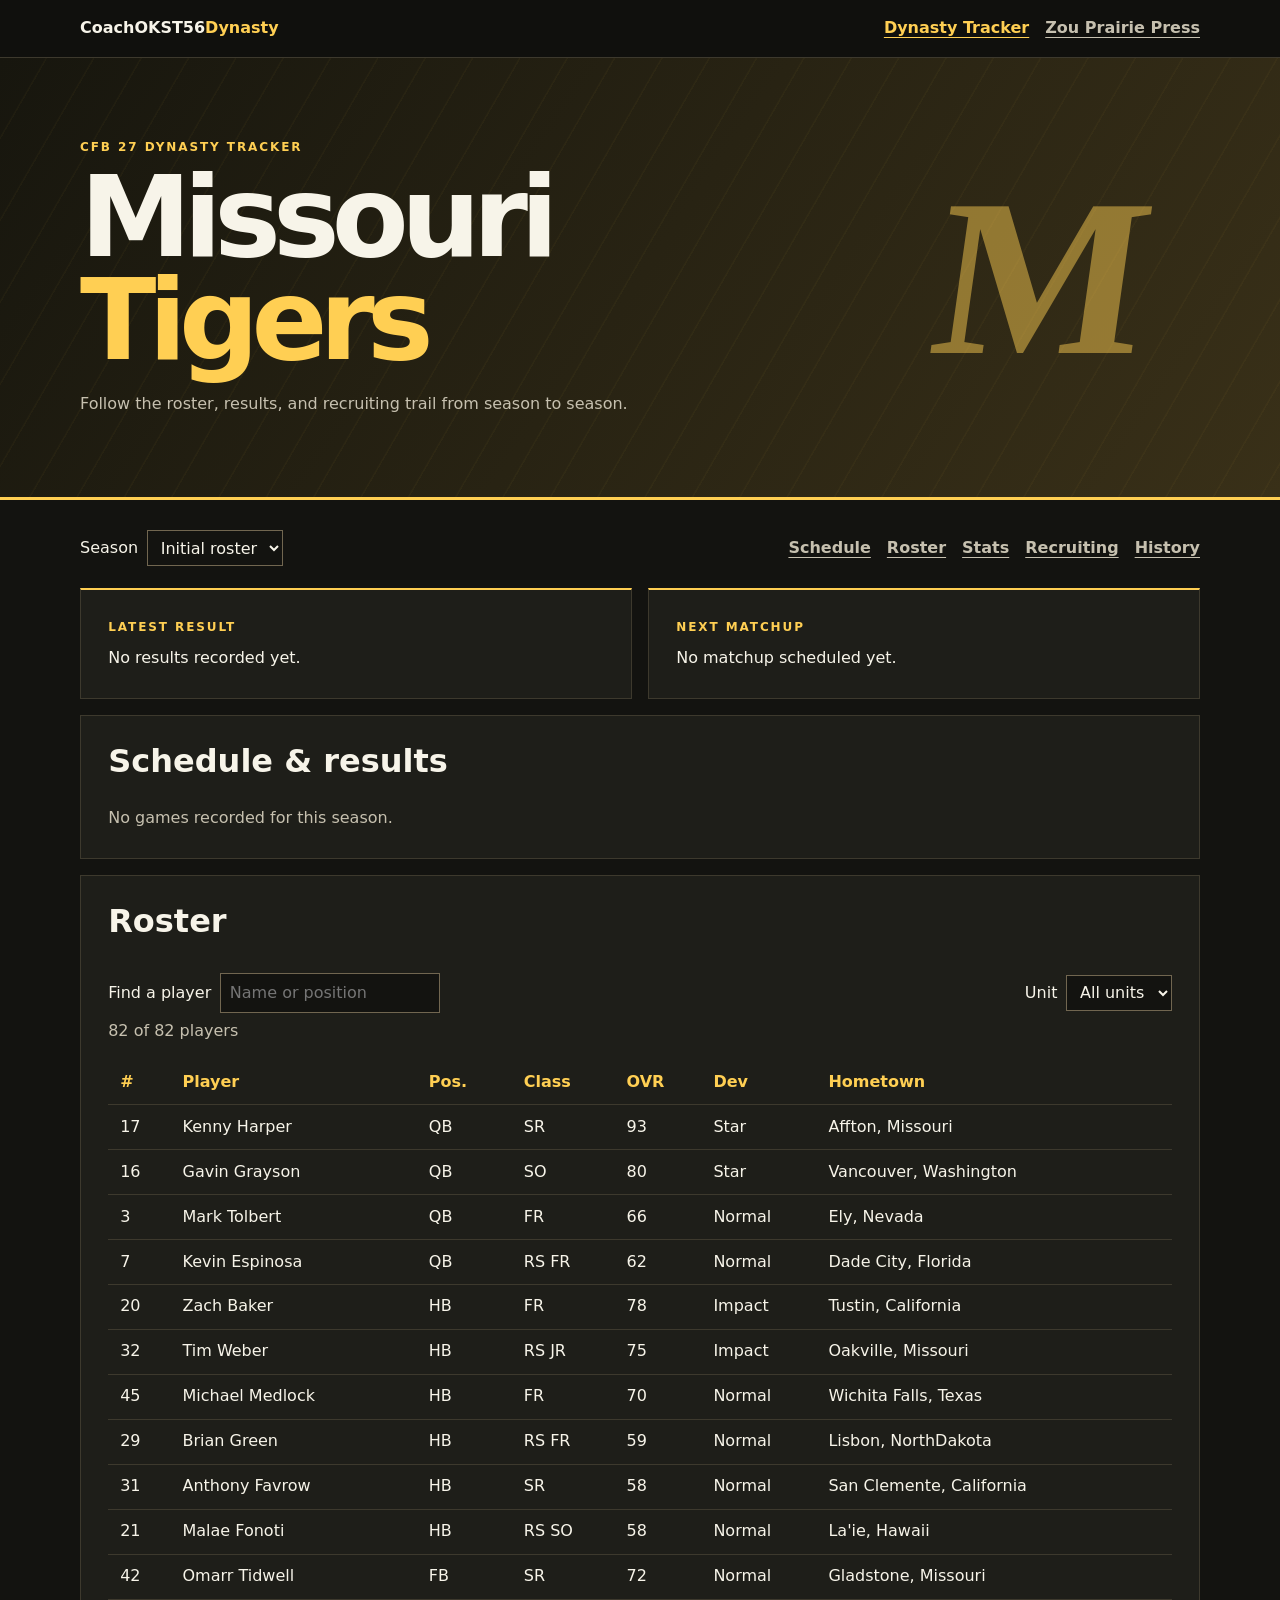
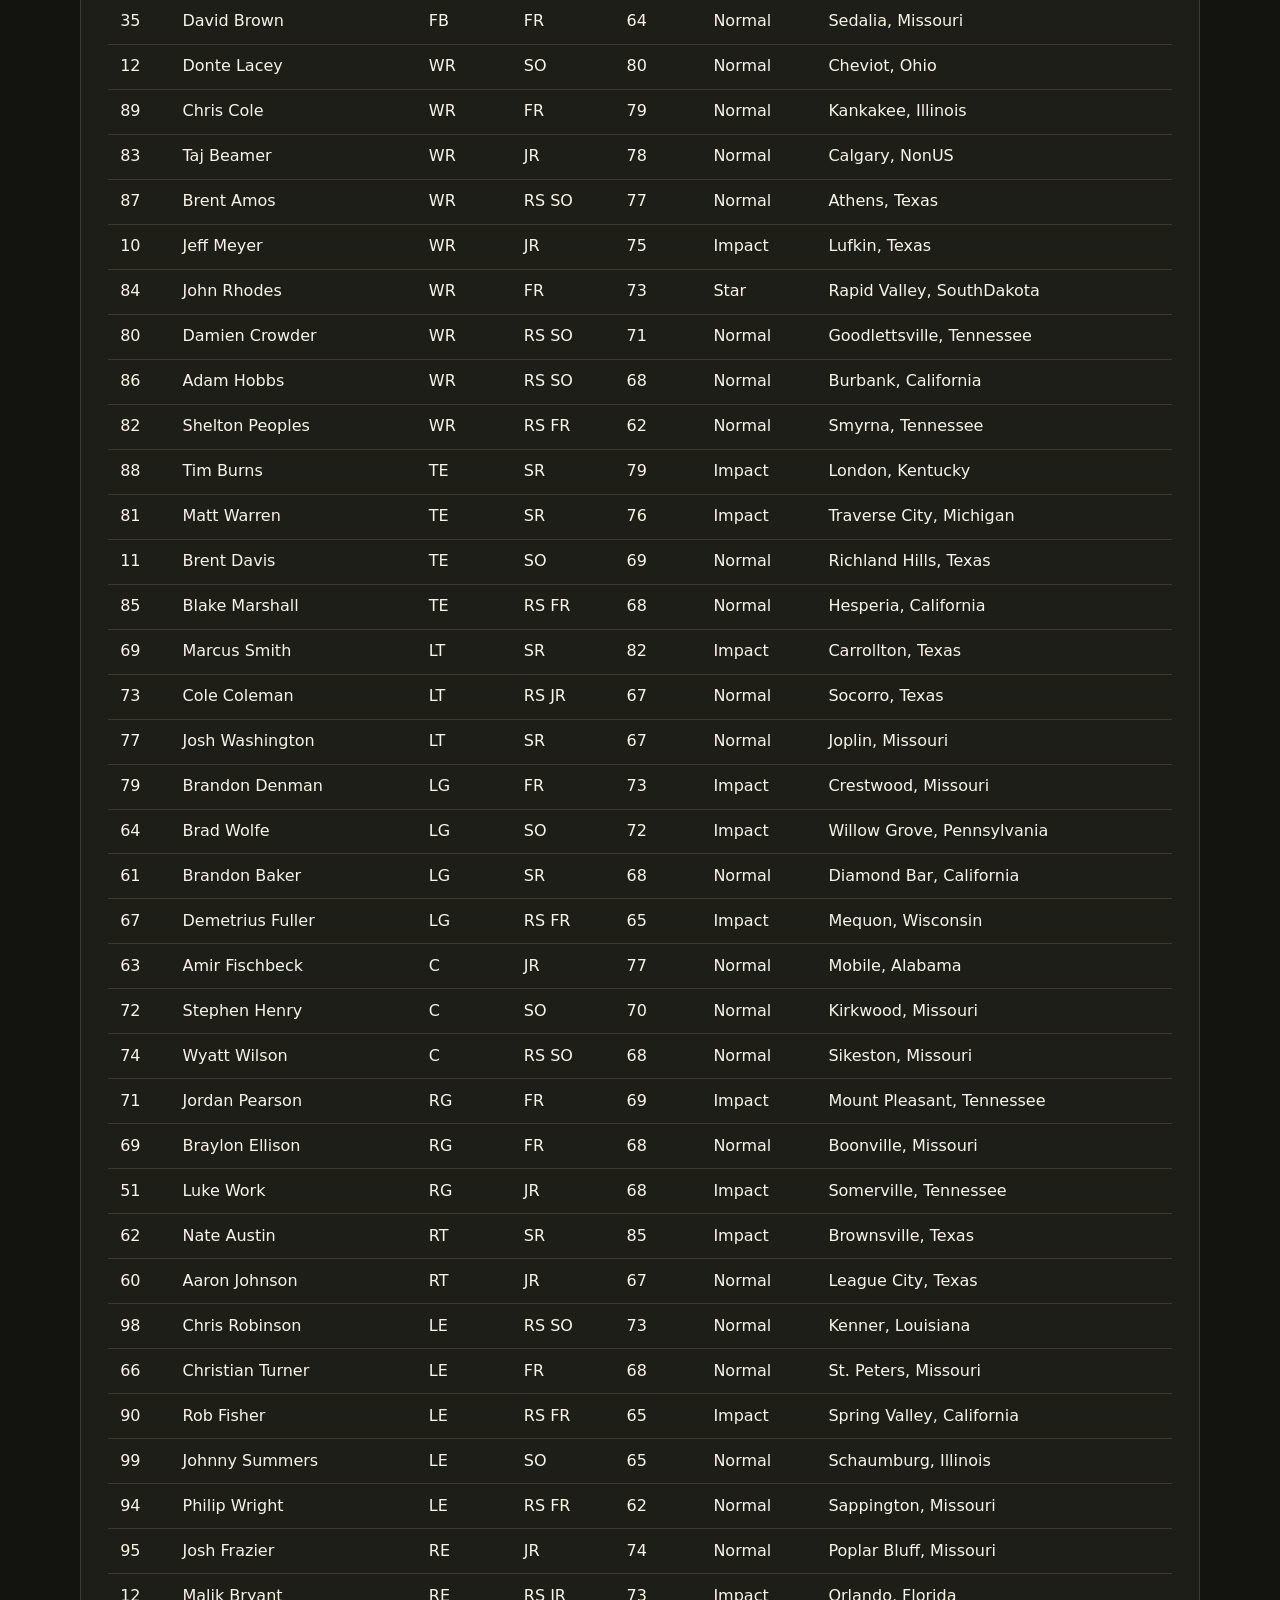
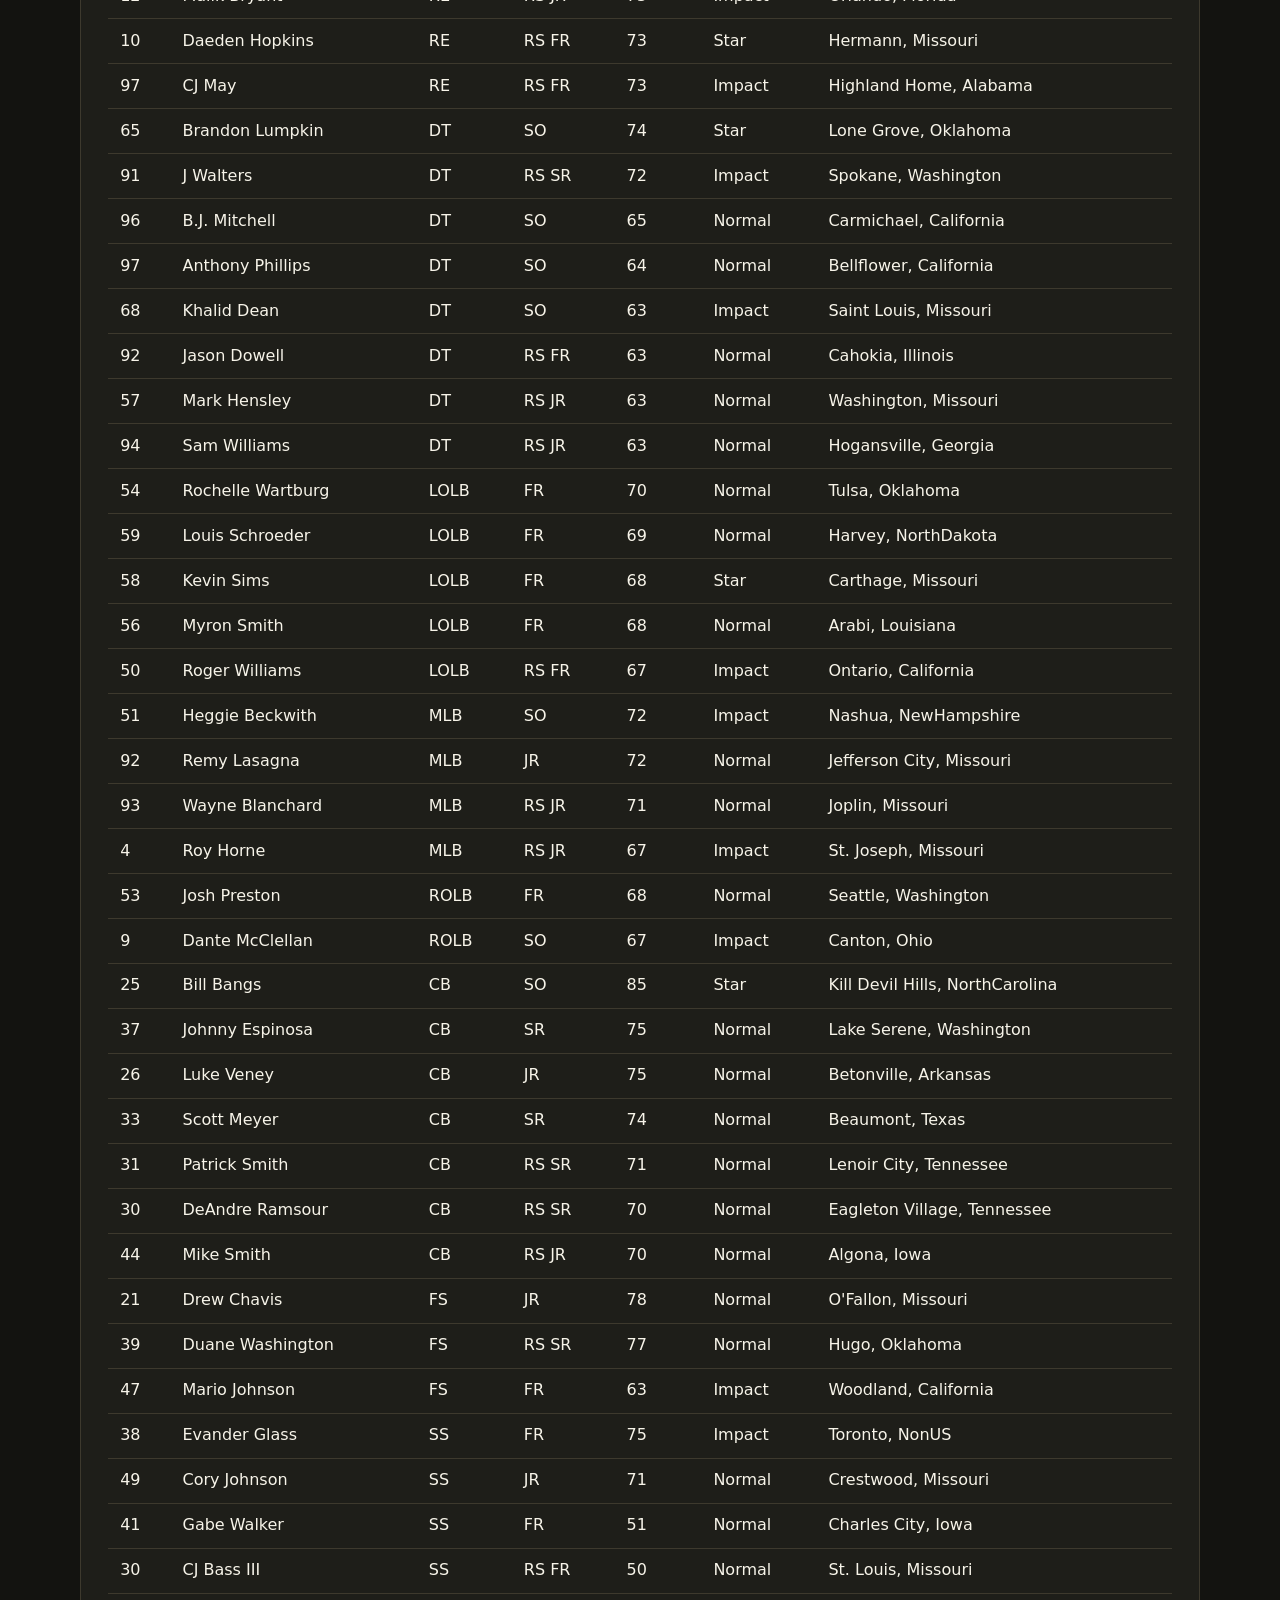
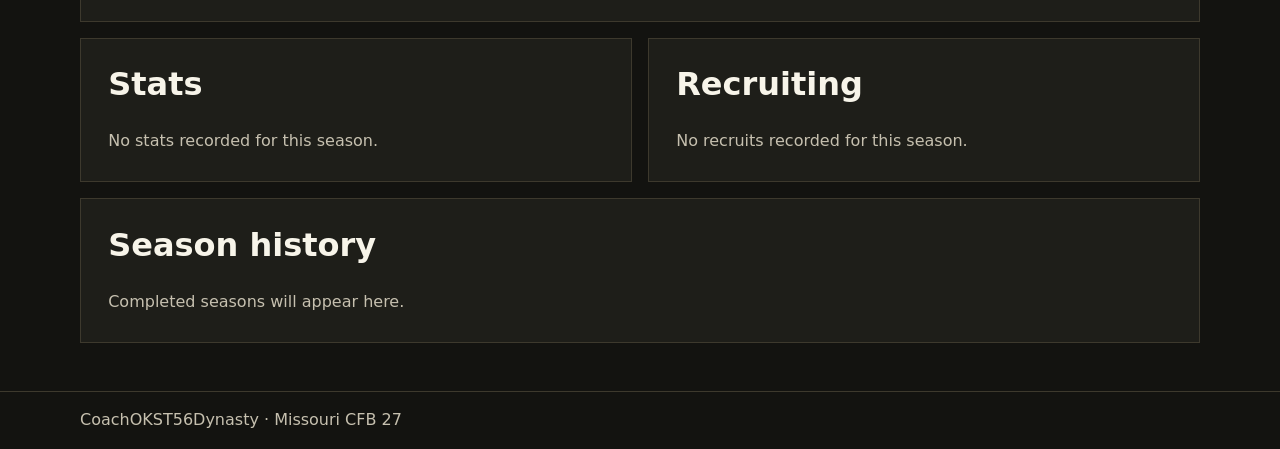
<file: index.html>
<!doctype html>
<html lang="en">
<head>
<meta charset="utf-8"><meta name="viewport" content="width=device-width, initial-scale=1">
<title>Dynasty Tracker | CoachOKST56Dynasty</title>
<meta name="description" content="Track the Missouri Tigers CFB 27 dynasty, from the roster to season history.">
<link rel="stylesheet" href="style.css"><script defer src="data.js"></script><script defer src="site.js"></script>
</head>
<body>
<header class="bar"><div class="wrap mast"><a class="brand" href="./">CoachOKST56<span>Dynasty</span></a><nav aria-label="Main navigation"><a aria-current="page" href="./">Dynasty Tracker</a><a href="press.html">Zou Prairie Press</a></nav></div></header>
<main>
<section class="hero"><div class="wrap hero-inner"><div><p class="eyebrow">CFB 27 DYNASTY TRACKER</p><h1>Missouri<br><em>Tigers</em></h1><p class="intro">Follow the roster, results, and recruiting trail from season to season.</p></div><div class="mark" aria-hidden="true">M</div></div></section>
<div class="wrap content">
<div class="toolbar"><label>Season <select id="season"></select></label><nav aria-label="Tracker sections"><a href="#schedule">Schedule</a><a href="#roster">Roster</a><a href="#stats">Stats</a><a href="#recruiting">Recruiting</a><a href="#history">History</a></nav></div>
<div class="grid scoreboard"><section><p class="eyebrow">LATEST RESULT</p><p id="latest"></p></section><section><p class="eyebrow">NEXT MATCHUP</p><p id="next"></p></section></div>
<section id="schedule"><h2>Schedule &amp; results</h2><div id="games"></div></section>
<section id="roster"><h2>Roster</h2><div class="toolbar"><label>Find a player <input type="search" id="search" placeholder="Name or position"></label><label>Unit <select id="unit"><option value="">All units</option></select></label></div><p id="count" aria-live="polite"></p><div id="players"></div></section>
<div class="grid"><section id="stats"><h2>Stats</h2><div id="stat-data"></div></section><section id="recruiting"><h2>Recruiting</h2><div id="recruits"></div></section></div>
<section id="history"><h2>Season history</h2><div id="archives"></div></section>
</div></main>
<footer><div class="wrap">CoachOKST56Dynasty · Missouri CFB 27</div></footer>
</body></html>
</file>
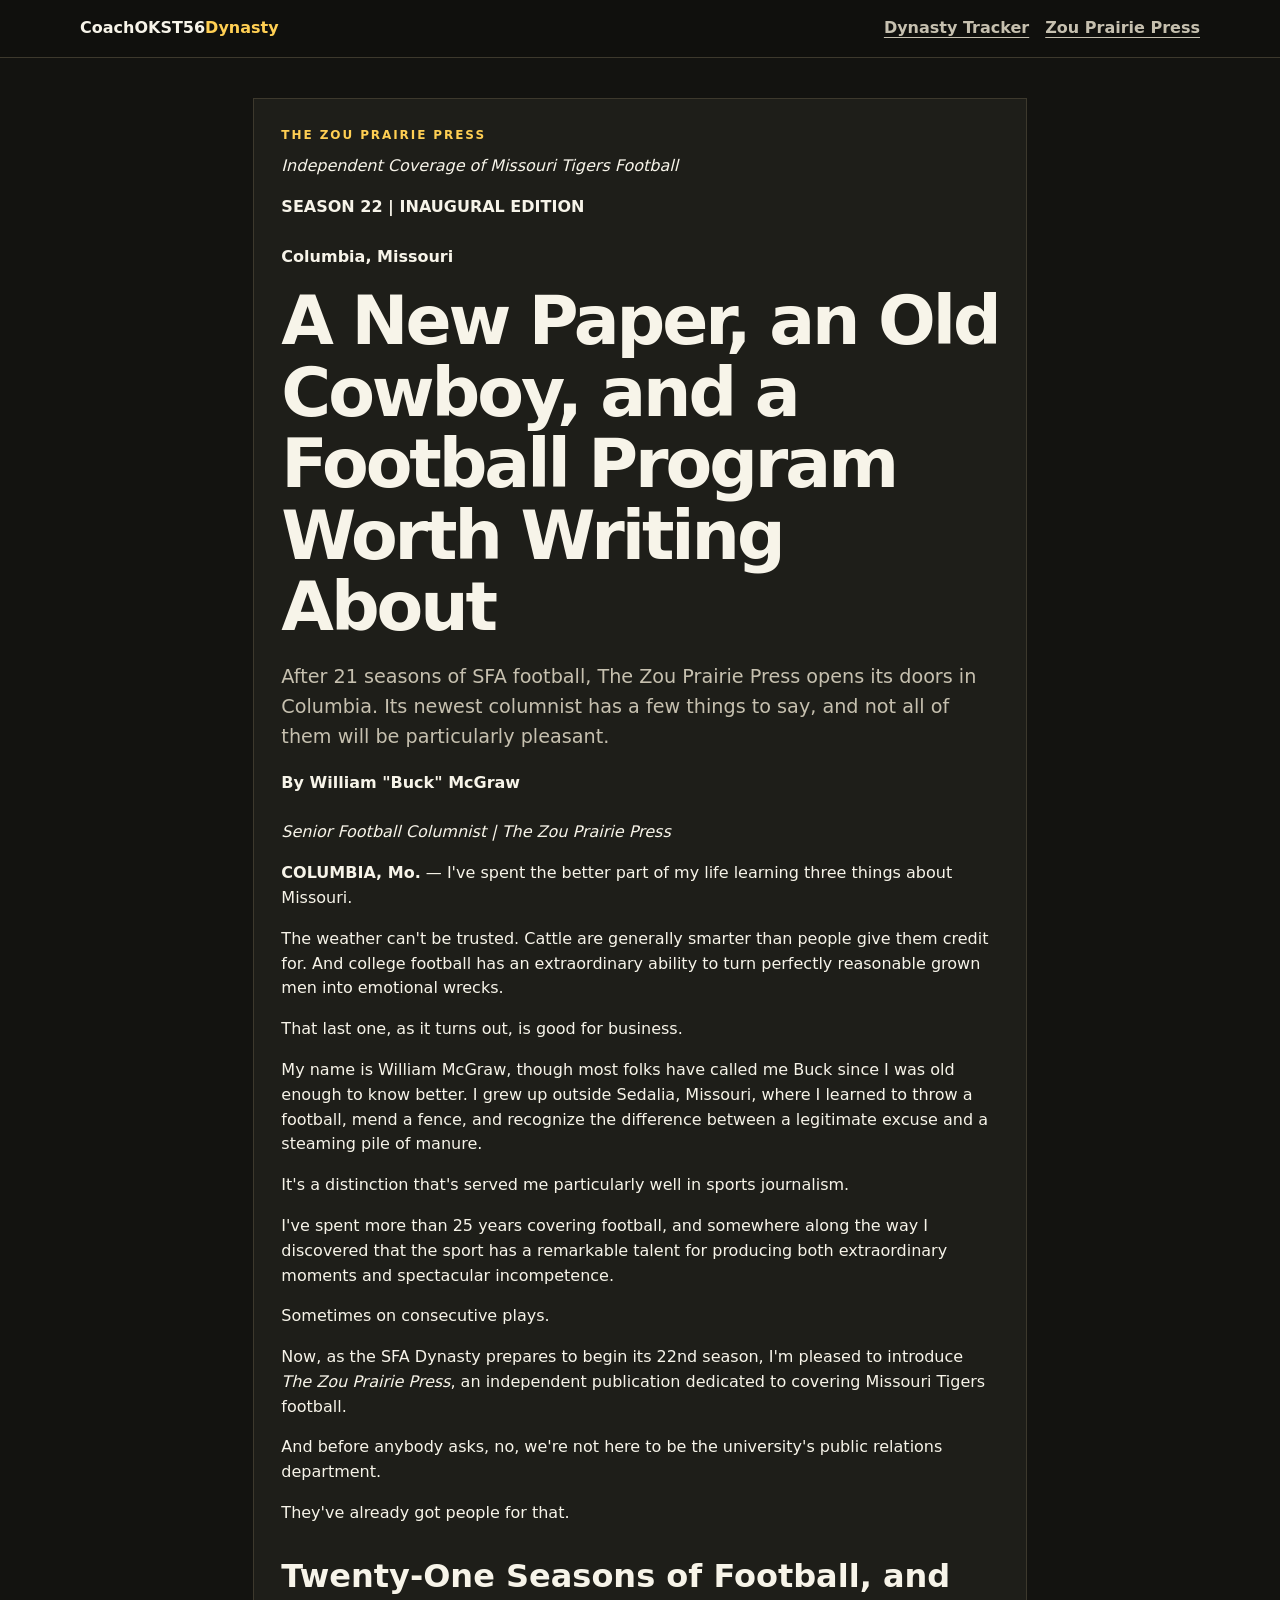
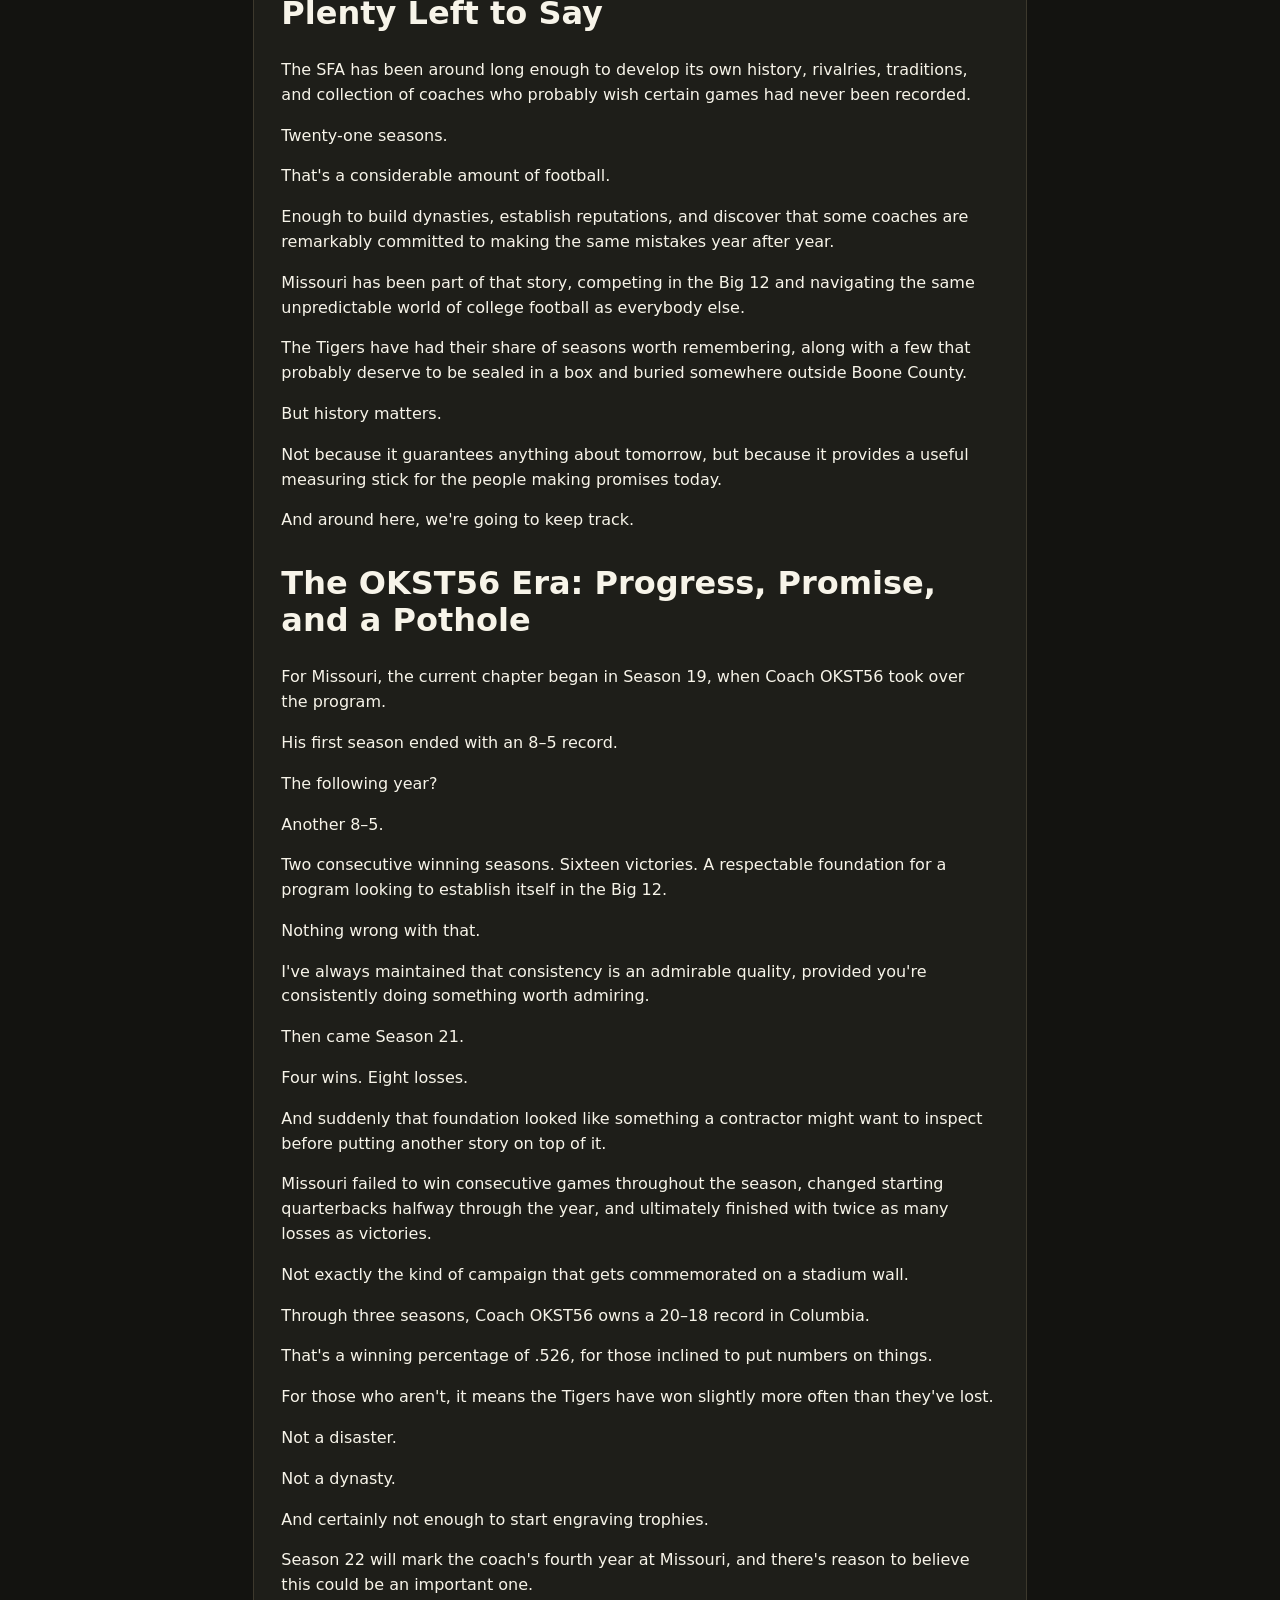
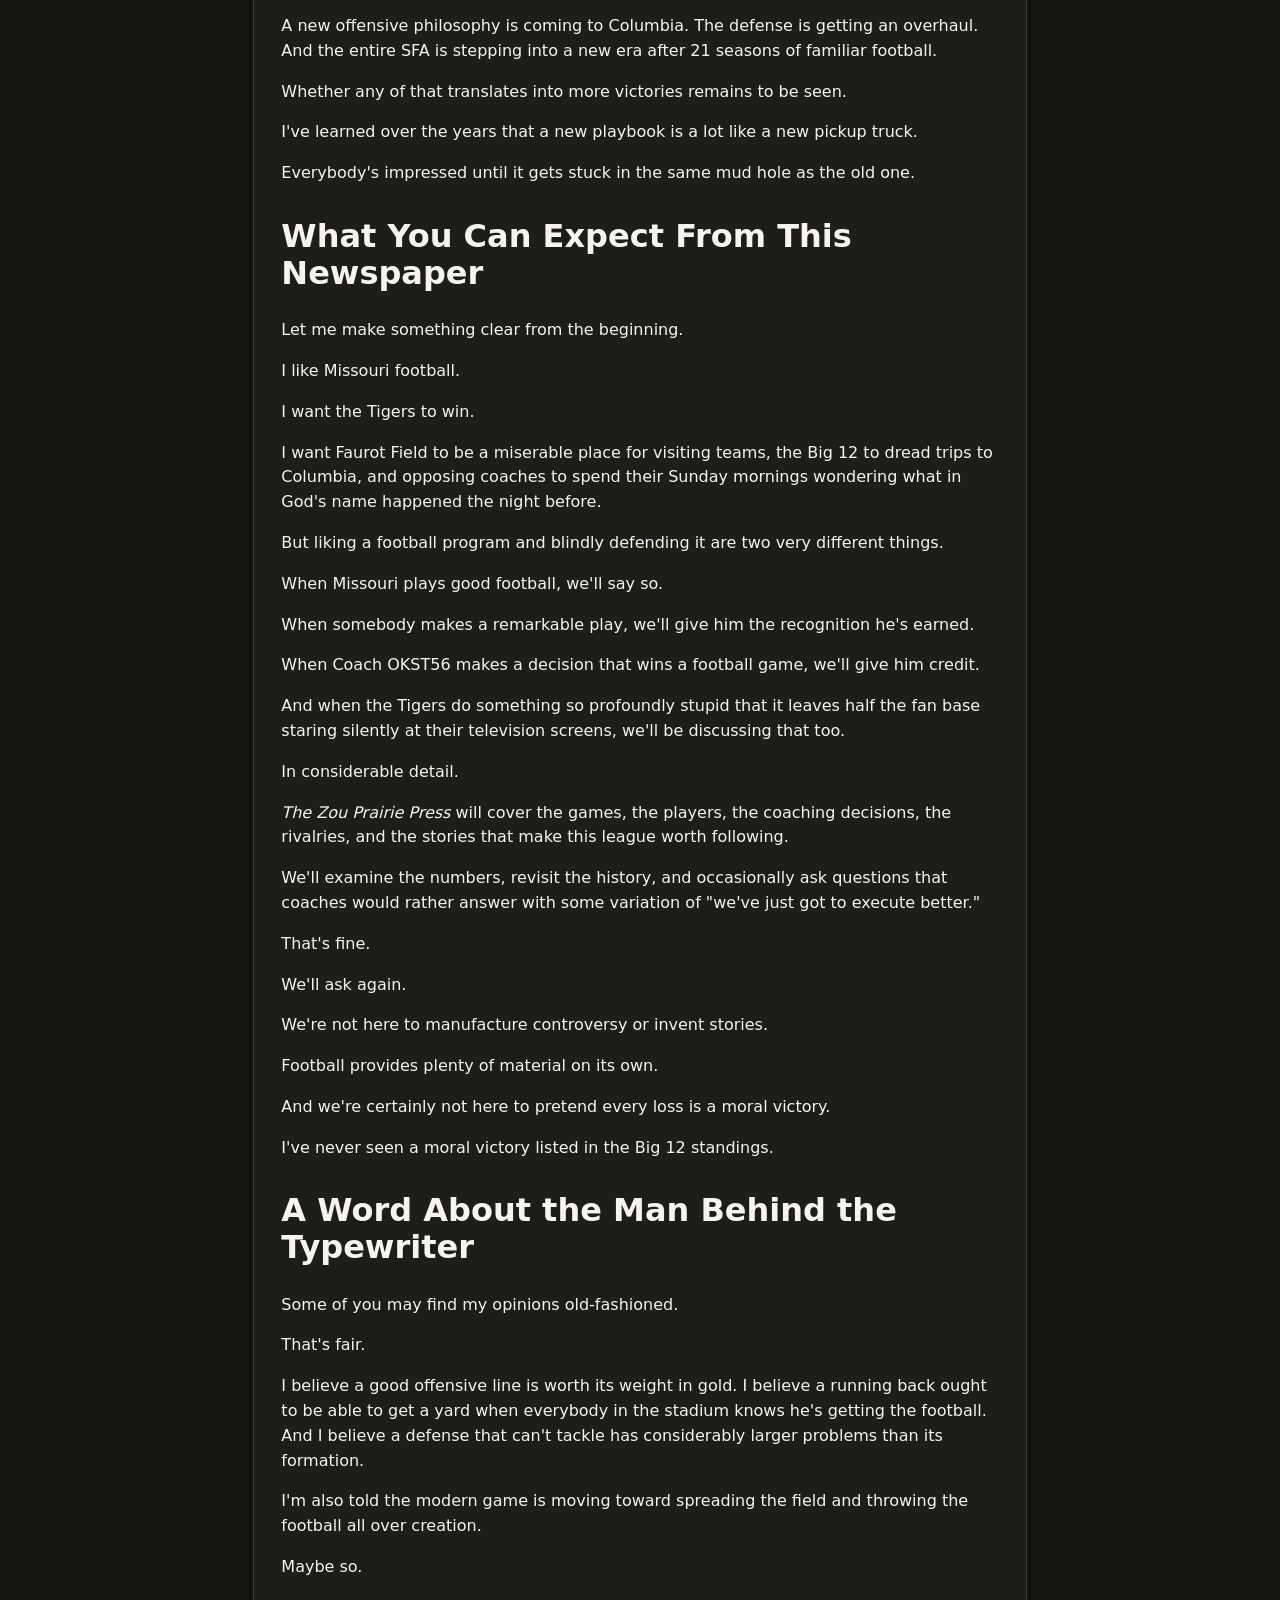
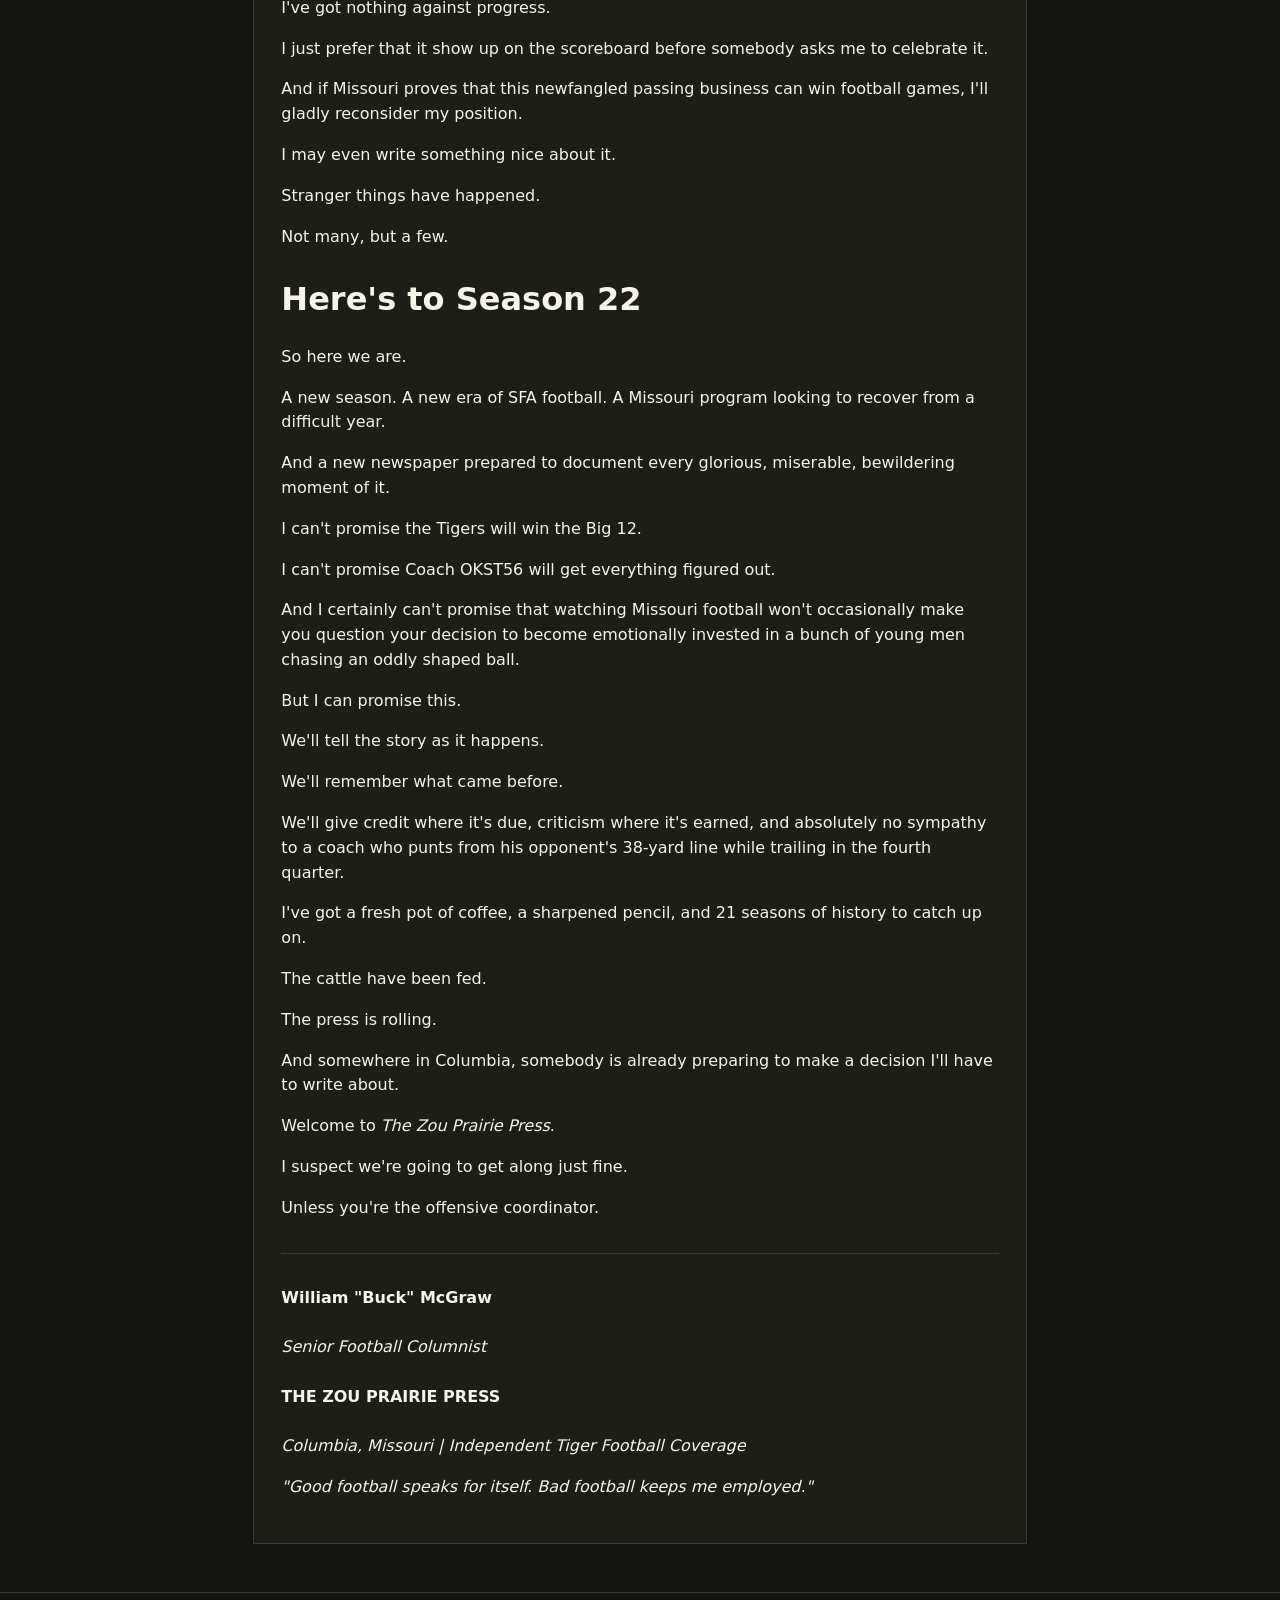
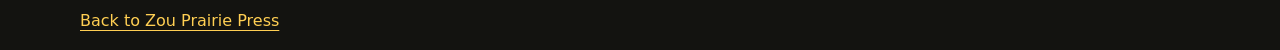
<file: a-new-paper-an-old-cowboy.html>
<!doctype html>
<html lang="en">
<head>
<meta charset="utf-8"><meta name="viewport" content="width=device-width, initial-scale=1">
<title>A New Paper, an Old Cowboy, and a Football Program Worth Writing About | Zou Prairie Press</title>
<meta name="description" content="After 21 seasons of SFA football, The Zou Prairie Press opens its doors in Columbia. Its newest columnist has a few things to say, and not all of them will be particularly pleasant.">
<link rel="stylesheet" href="style.css">
</head>
<body>
<header class="bar"><div class="wrap mast"><a class="brand" href="./">CoachOKST56<span>Dynasty</span></a><nav aria-label="Main navigation"><a href="./">Dynasty Tracker</a><a href="press.html">Zou Prairie Press</a></nav></div></header>
<main class="wrap content"><article class="story longform">
<header><p class="eyebrow">THE ZOU PRAIRIE PRESS</p><p><i>Independent Coverage of Missouri Tigers Football</i></p><p><strong>SEASON 22 | INAUGURAL EDITION</strong><br><br>
<strong>Columbia, Missouri</strong></p>
<h1>A New Paper, an Old Cowboy, and a Football Program Worth Writing About</h1>
<p class="dek">After 21 seasons of SFA football, The Zou Prairie Press opens its doors in Columbia. Its newest columnist has a few things to say, and not all of them will be particularly pleasant.</p></header>
<p><strong>By William &quot;Buck&quot; McGraw</strong><br><br>
<i>Senior Football Columnist | The Zou Prairie Press</i></p>
<p><strong>COLUMBIA, Mo.</strong> — I've spent the better part of my life learning three things about Missouri.</p>
<p>The weather can't be trusted. Cattle are generally smarter than people give them credit for. And college football has an extraordinary ability to turn perfectly reasonable grown men into emotional wrecks.</p>
<p>That last one, as it turns out, is good for business.</p>
<p>My name is William McGraw, though most folks have called me Buck since I was old enough to know better. I grew up outside Sedalia, Missouri, where I learned to throw a football, mend a fence, and recognize the difference between a legitimate excuse and a steaming pile of manure.</p>
<p>It's a distinction that's served me particularly well in sports journalism.</p>
<p>I've spent more than 25 years covering football, and somewhere along the way I discovered that the sport has a remarkable talent for producing both extraordinary moments and spectacular incompetence.</p>
<p>Sometimes on consecutive plays.</p>
<p>Now, as the SFA Dynasty prepares to begin its 22nd season, I'm pleased to introduce <i>The Zou Prairie Press</i>, an independent publication dedicated to covering Missouri Tigers football.</p>
<p>And before anybody asks, no, we're not here to be the university's public relations department.</p>
<p>They've already got people for that.</p>
<h2>Twenty-One Seasons of Football, and Plenty Left to Say</h2>
<p>The SFA has been around long enough to develop its own history, rivalries, traditions, and collection of coaches who probably wish certain games had never been recorded.</p>
<p>Twenty-one seasons.</p>
<p>That's a considerable amount of football.</p>
<p>Enough to build dynasties, establish reputations, and discover that some coaches are remarkably committed to making the same mistakes year after year.</p>
<p>Missouri has been part of that story, competing in the Big 12 and navigating the same unpredictable world of college football as everybody else.</p>
<p>The Tigers have had their share of seasons worth remembering, along with a few that probably deserve to be sealed in a box and buried somewhere outside Boone County.</p>
<p>But history matters.</p>
<p>Not because it guarantees anything about tomorrow, but because it provides a useful measuring stick for the people making promises today.</p>
<p>And around here, we're going to keep track.</p>
<h2>The OKST56 Era: Progress, Promise, and a Pothole</h2>
<p>For Missouri, the current chapter began in Season 19, when Coach OKST56 took over the program.</p>
<p>His first season ended with an 8–5 record.</p>
<p>The following year?</p>
<p>Another 8–5.</p>
<p>Two consecutive winning seasons. Sixteen victories. A respectable foundation for a program looking to establish itself in the Big 12.</p>
<p>Nothing wrong with that.</p>
<p>I've always maintained that consistency is an admirable quality, provided you're consistently doing something worth admiring.</p>
<p>Then came Season 21.</p>
<p>Four wins. Eight losses.</p>
<p>And suddenly that foundation looked like something a contractor might want to inspect before putting another story on top of it.</p>
<p>Missouri failed to win consecutive games throughout the season, changed starting quarterbacks halfway through the year, and ultimately finished with twice as many losses as victories.</p>
<p>Not exactly the kind of campaign that gets commemorated on a stadium wall.</p>
<p>Through three seasons, Coach OKST56 owns a 20–18 record in Columbia.</p>
<p>That's a winning percentage of .526, for those inclined to put numbers on things.</p>
<p>For those who aren't, it means the Tigers have won slightly more often than they've lost.</p>
<p>Not a disaster.</p>
<p>Not a dynasty.</p>
<p>And certainly not enough to start engraving trophies.</p>
<p>Season 22 will mark the coach's fourth year at Missouri, and there's reason to believe this could be an important one.</p>
<p>A new offensive philosophy is coming to Columbia. The defense is getting an overhaul. And the entire SFA is stepping into a new era after 21 seasons of familiar football.</p>
<p>Whether any of that translates into more victories remains to be seen.</p>
<p>I've learned over the years that a new playbook is a lot like a new pickup truck.</p>
<p>Everybody's impressed until it gets stuck in the same mud hole as the old one.</p>
<h2>What You Can Expect From This Newspaper</h2>
<p>Let me make something clear from the beginning.</p>
<p>I like Missouri football.</p>
<p>I want the Tigers to win.</p>
<p>I want Faurot Field to be a miserable place for visiting teams, the Big 12 to dread trips to Columbia, and opposing coaches to spend their Sunday mornings wondering what in God's name happened the night before.</p>
<p>But liking a football program and blindly defending it are two very different things.</p>
<p>When Missouri plays good football, we'll say so.</p>
<p>When somebody makes a remarkable play, we'll give him the recognition he's earned.</p>
<p>When Coach OKST56 makes a decision that wins a football game, we'll give him credit.</p>
<p>And when the Tigers do something so profoundly stupid that it leaves half the fan base staring silently at their television screens, we'll be discussing that too.</p>
<p>In considerable detail.</p>
<p><i>The Zou Prairie Press</i> will cover the games, the players, the coaching decisions, the rivalries, and the stories that make this league worth following.</p>
<p>We'll examine the numbers, revisit the history, and occasionally ask questions that coaches would rather answer with some variation of &quot;we've just got to execute better.&quot;</p>
<p>That's fine.</p>
<p>We'll ask again.</p>
<p>We're not here to manufacture controversy or invent stories.</p>
<p>Football provides plenty of material on its own.</p>
<p>And we're certainly not here to pretend every loss is a moral victory.</p>
<p>I've never seen a moral victory listed in the Big 12 standings.</p>
<h2>A Word About the Man Behind the Typewriter</h2>
<p>Some of you may find my opinions old-fashioned.</p>
<p>That's fair.</p>
<p>I believe a good offensive line is worth its weight in gold. I believe a running back ought to be able to get a yard when everybody in the stadium knows he's getting the football. And I believe a defense that can't tackle has considerably larger problems than its formation.</p>
<p>I'm also told the modern game is moving toward spreading the field and throwing the football all over creation.</p>
<p>Maybe so.</p>
<p>I've got nothing against progress.</p>
<p>I just prefer that it show up on the scoreboard before somebody asks me to celebrate it.</p>
<p>And if Missouri proves that this newfangled passing business can win football games, I'll gladly reconsider my position.</p>
<p>I may even write something nice about it.</p>
<p>Stranger things have happened.</p>
<p>Not many, but a few.</p>
<h2>Here's to Season 22</h2>
<p>So here we are.</p>
<p>A new season. A new era of SFA football. A Missouri program looking to recover from a difficult year.</p>
<p>And a new newspaper prepared to document every glorious, miserable, bewildering moment of it.</p>
<p>I can't promise the Tigers will win the Big 12.</p>
<p>I can't promise Coach OKST56 will get everything figured out.</p>
<p>And I certainly can't promise that watching Missouri football won't occasionally make you question your decision to become emotionally invested in a bunch of young men chasing an oddly shaped ball.</p>
<p>But I can promise this.</p>
<p>We'll tell the story as it happens.</p>
<p>We'll remember what came before.</p>
<p>We'll give credit where it's due, criticism where it's earned, and absolutely no sympathy to a coach who punts from his opponent's 38-yard line while trailing in the fourth quarter.</p>
<p>I've got a fresh pot of coffee, a sharpened pencil, and 21 seasons of history to catch up on.</p>
<p>The cattle have been fed.</p>
<p>The press is rolling.</p>
<p>And somewhere in Columbia, somebody is already preparing to make a decision I'll have to write about.</p>
<p>Welcome to <i>The Zou Prairie Press</i>.</p>
<p>I suspect we're going to get along just fine.</p>
<p>Unless you're the offensive coordinator.</p>
<hr>
<p><strong>William &quot;Buck&quot; McGraw</strong><br><br>
<i>Senior Football Columnist</i><br><br>
<strong>THE ZOU PRAIRIE PRESS</strong><br><br>
<i>Columbia, Missouri | Independent Tiger Football Coverage</i></p>
<p><i>&quot;Good football speaks for itself. Bad football keeps me employed.&quot;</i></p>
</article></main>
<footer><div class="wrap"><a href="press.html">Back to Zou Prairie Press</a></div></footer>
</body></html>
</file>
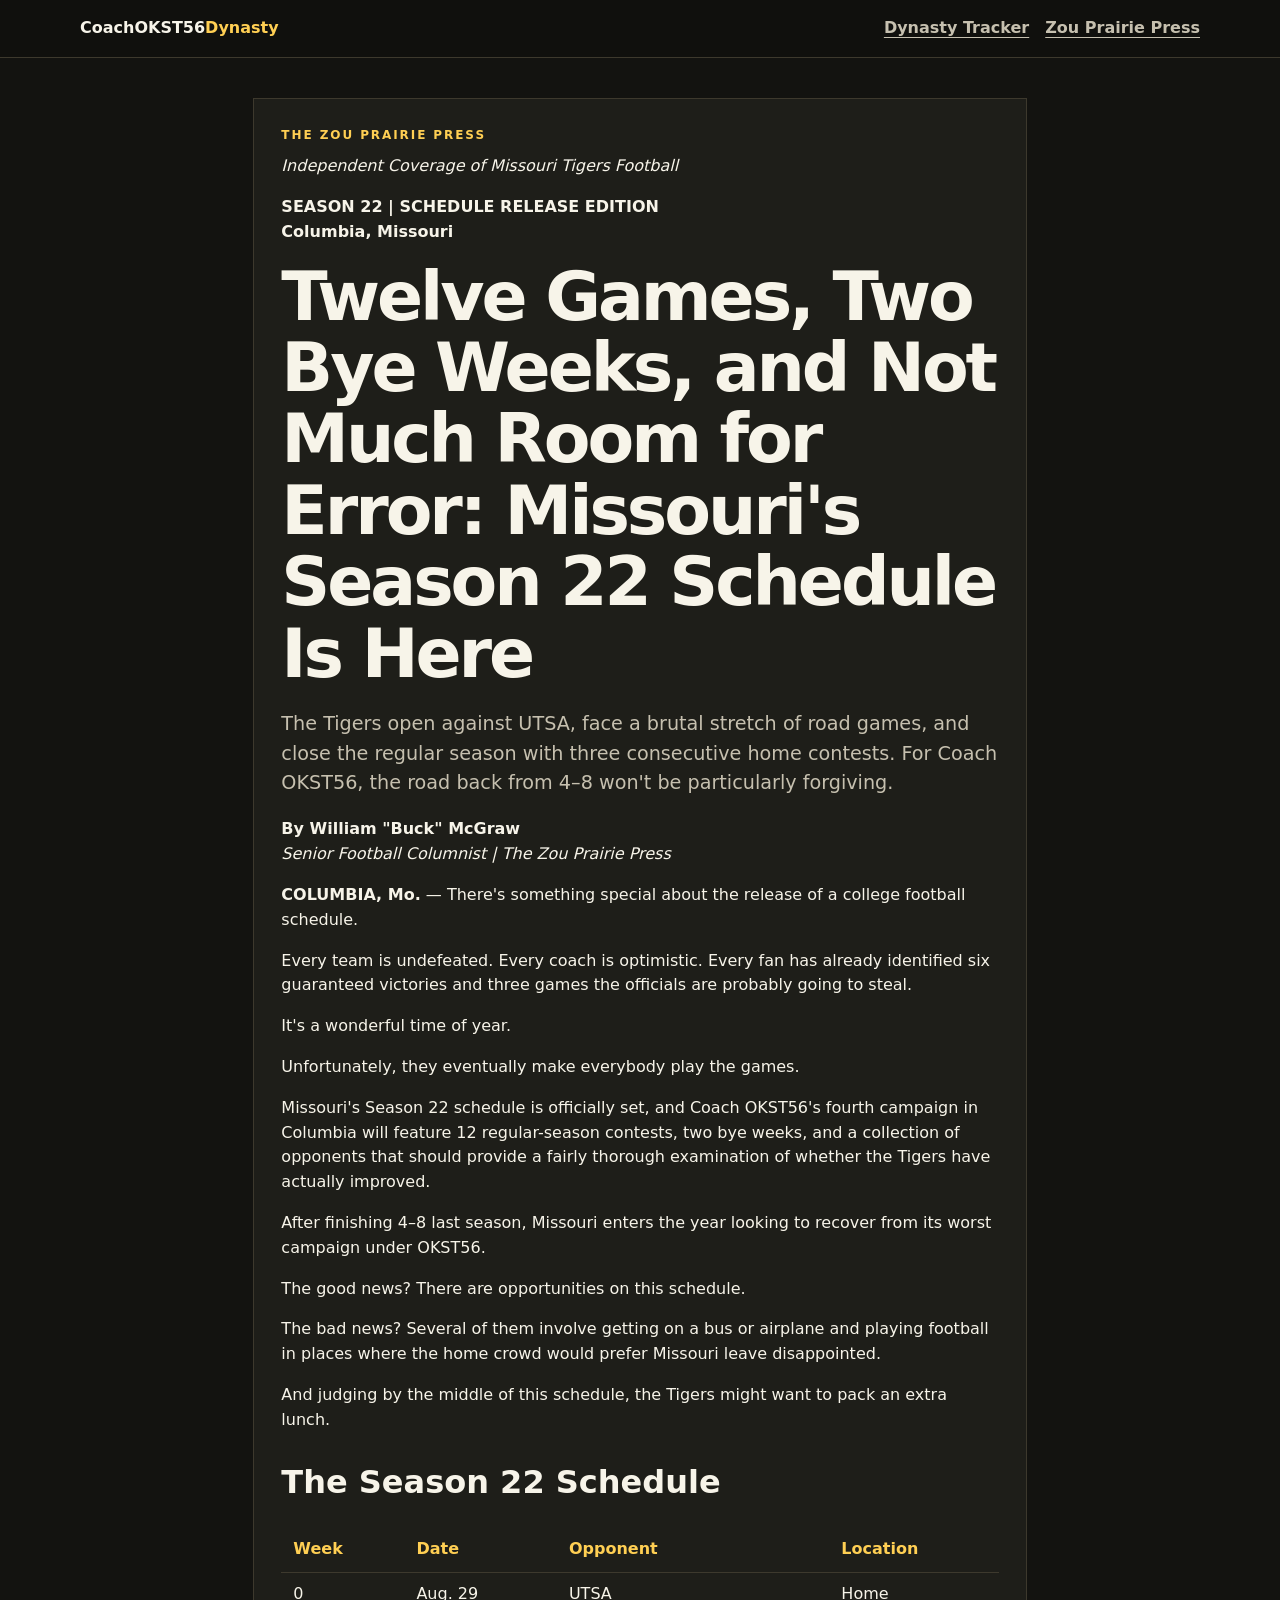
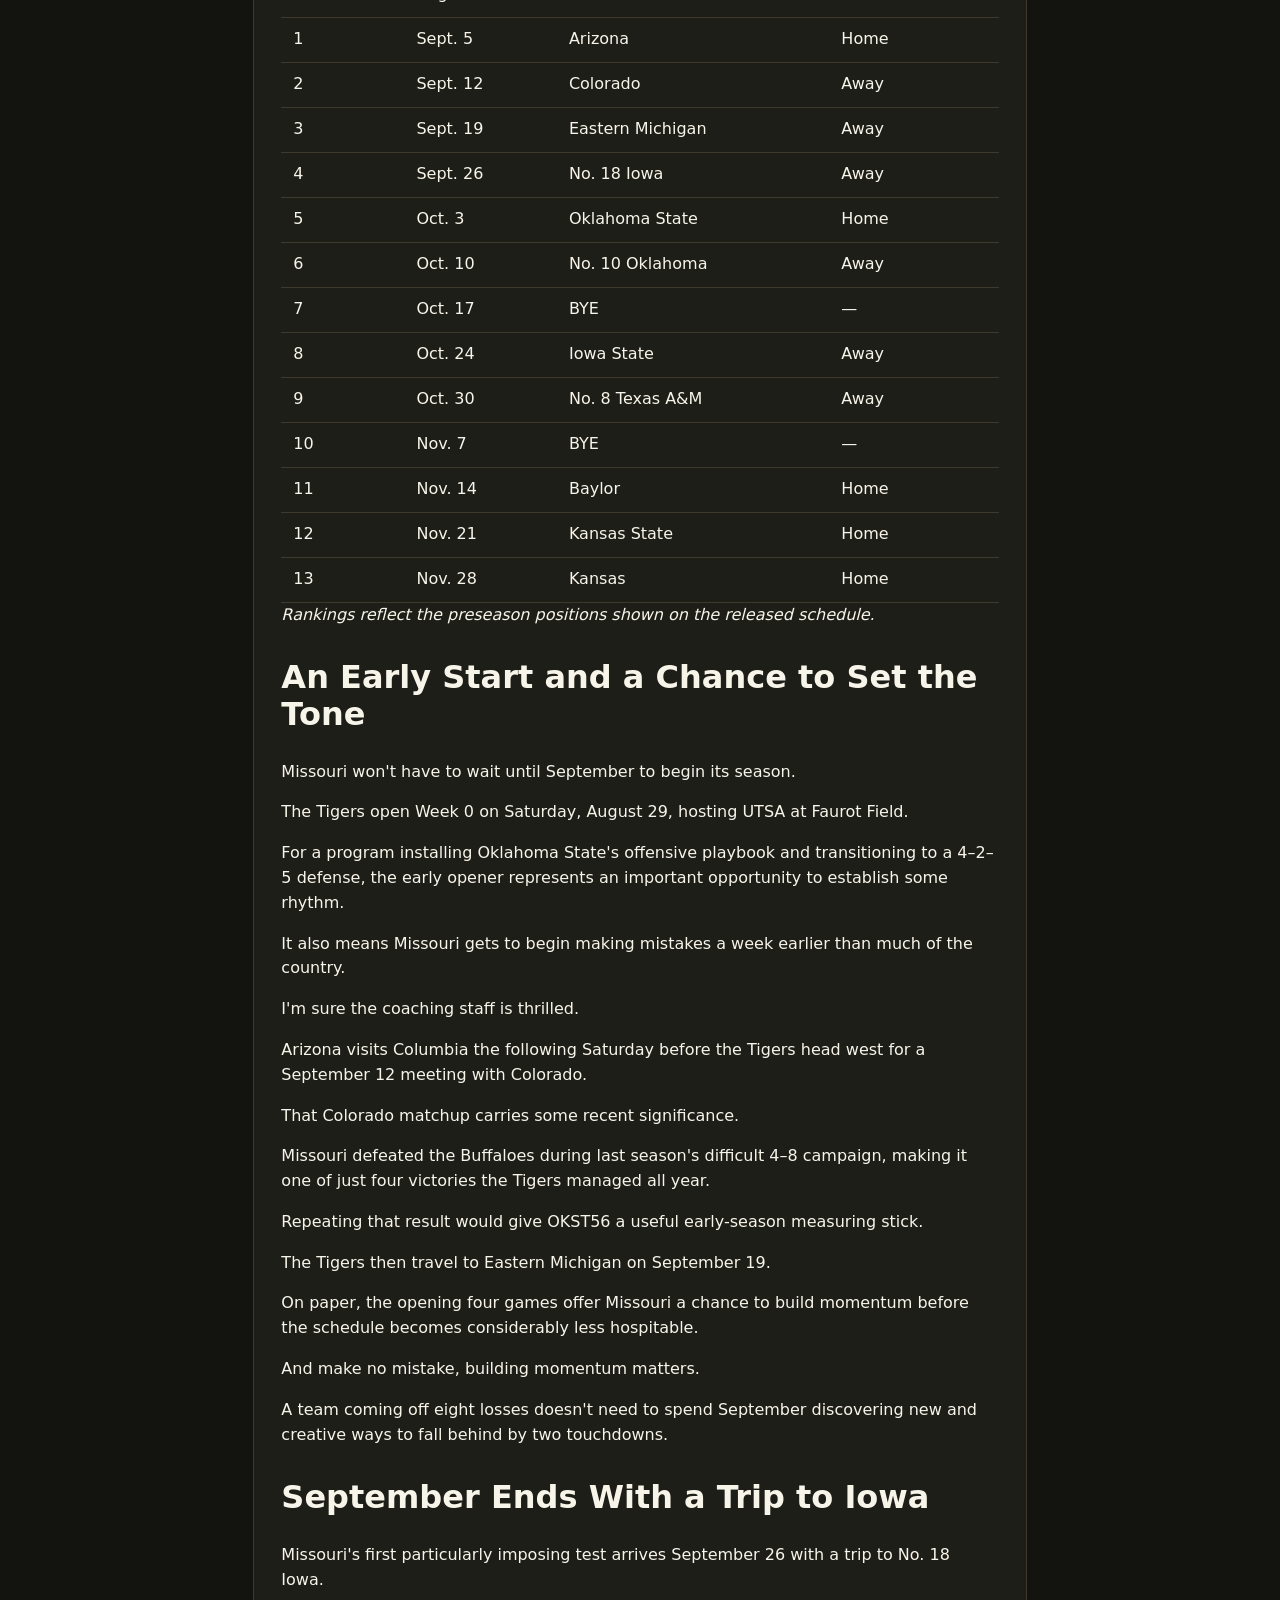
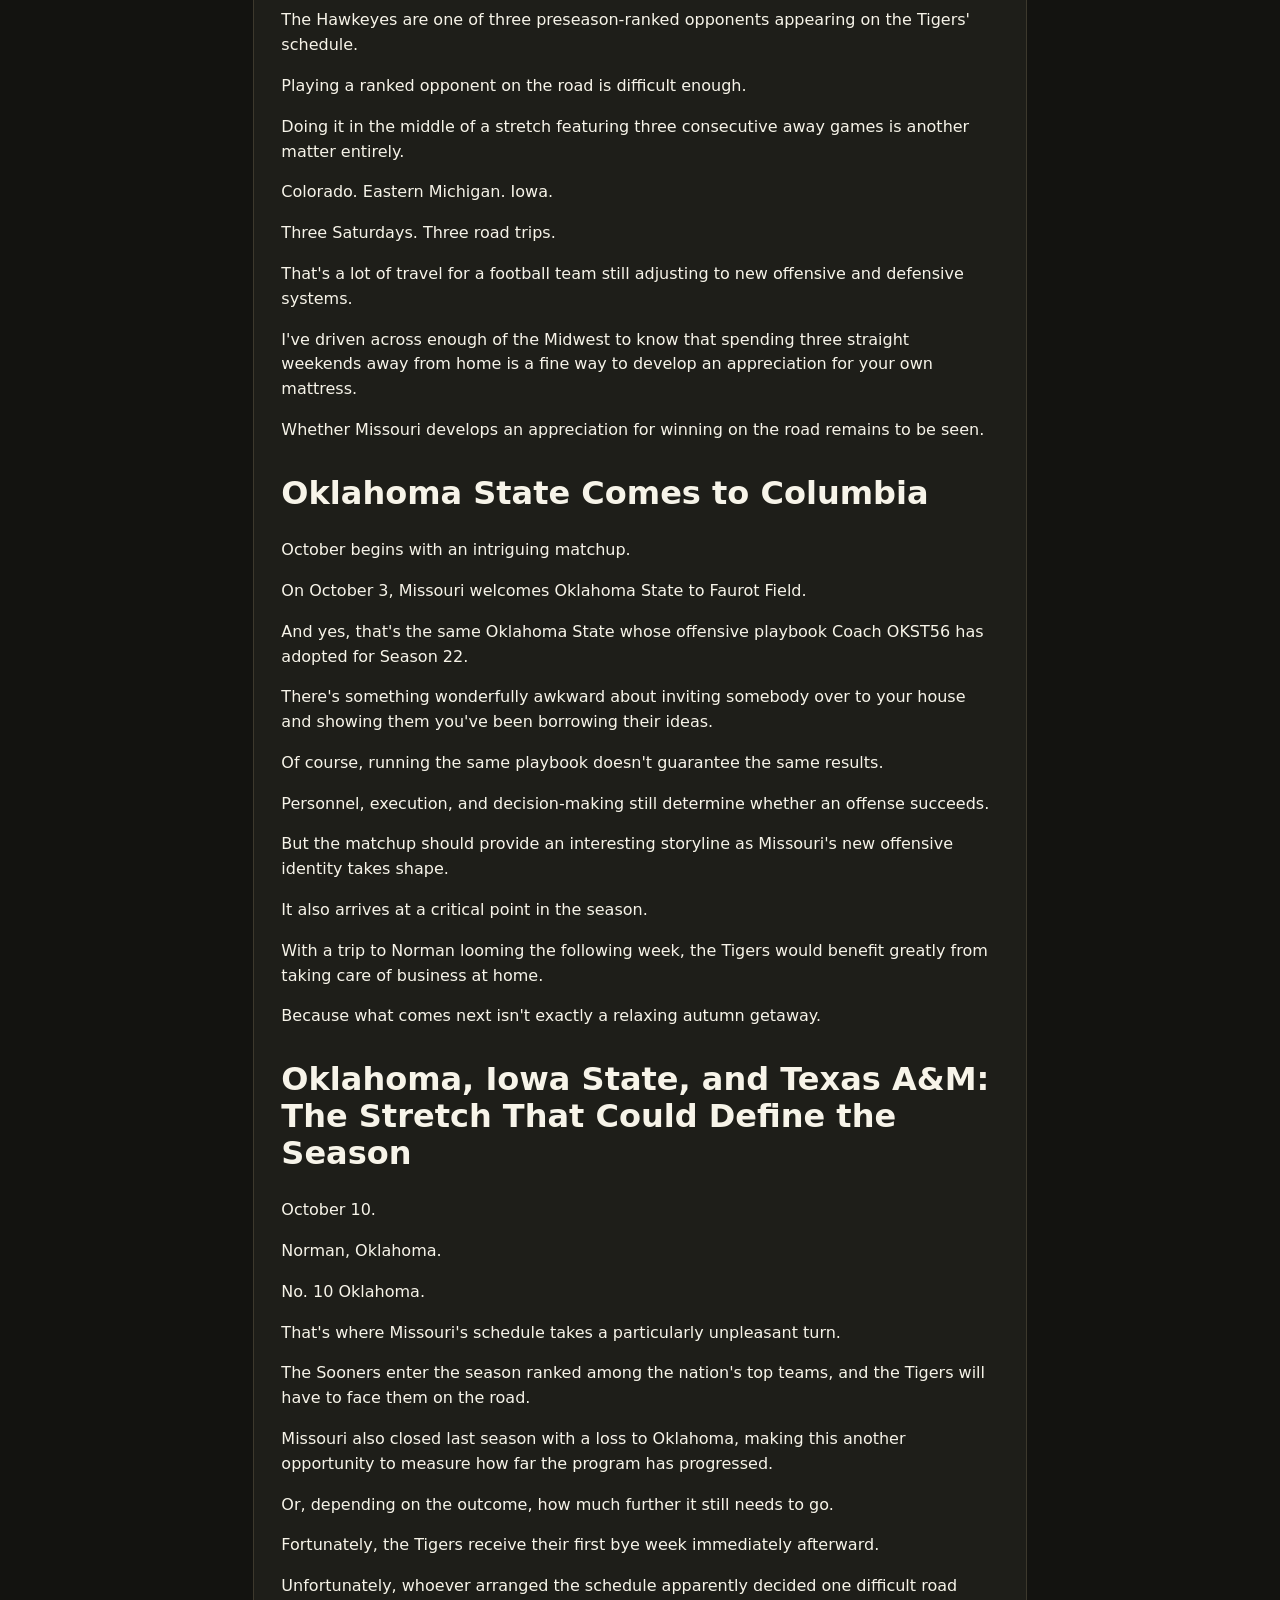
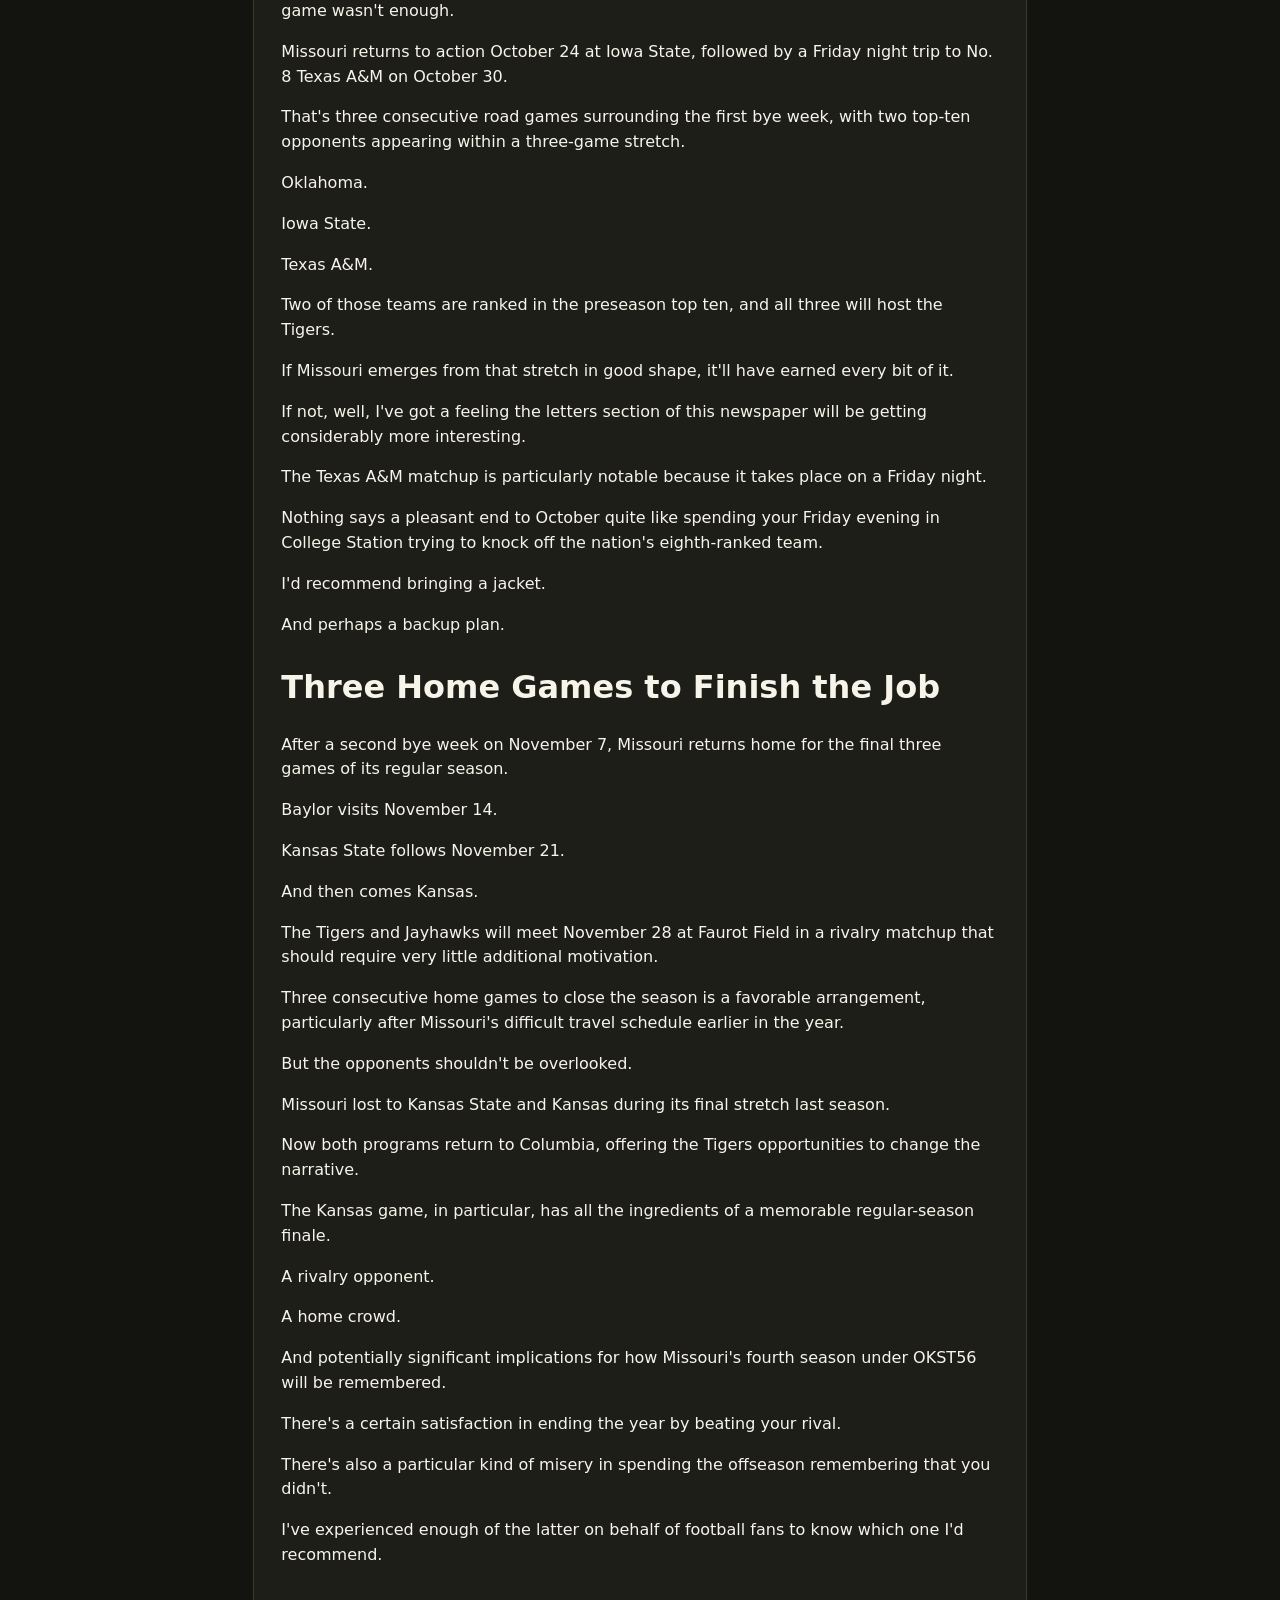
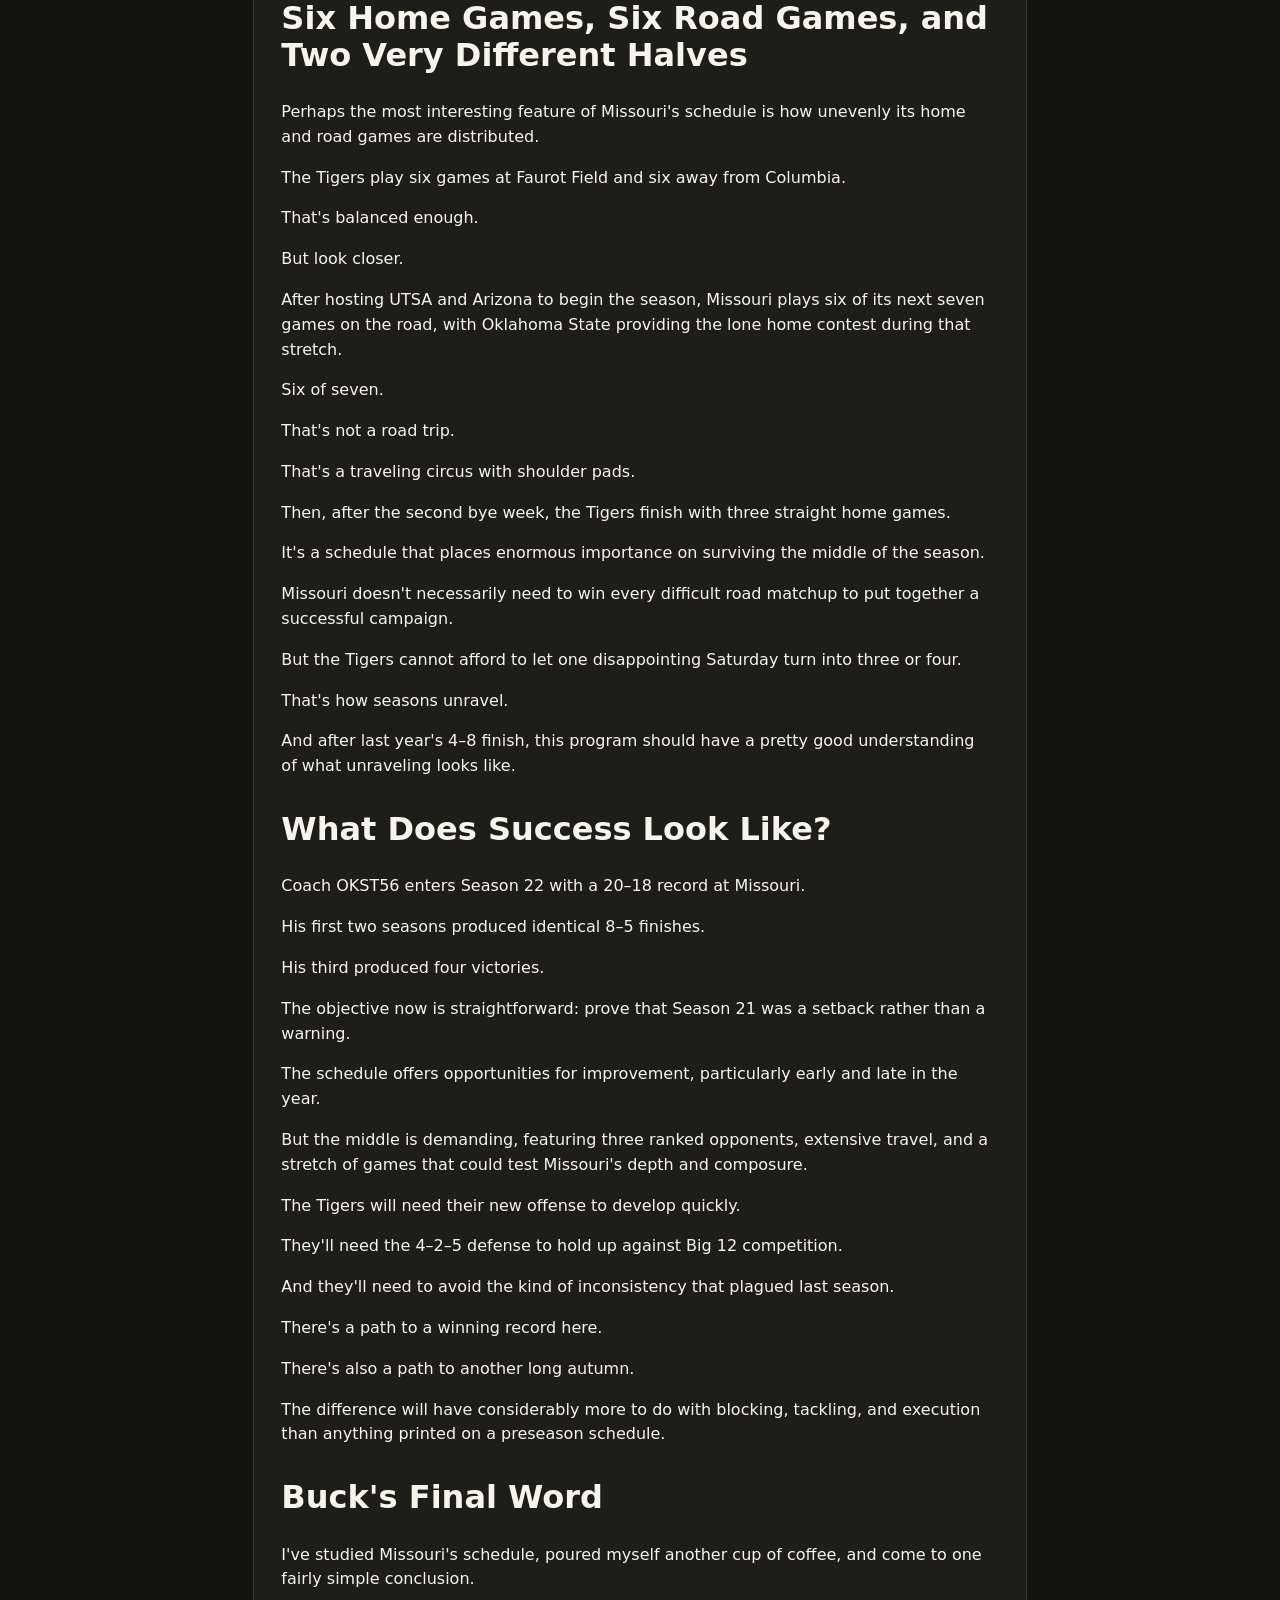
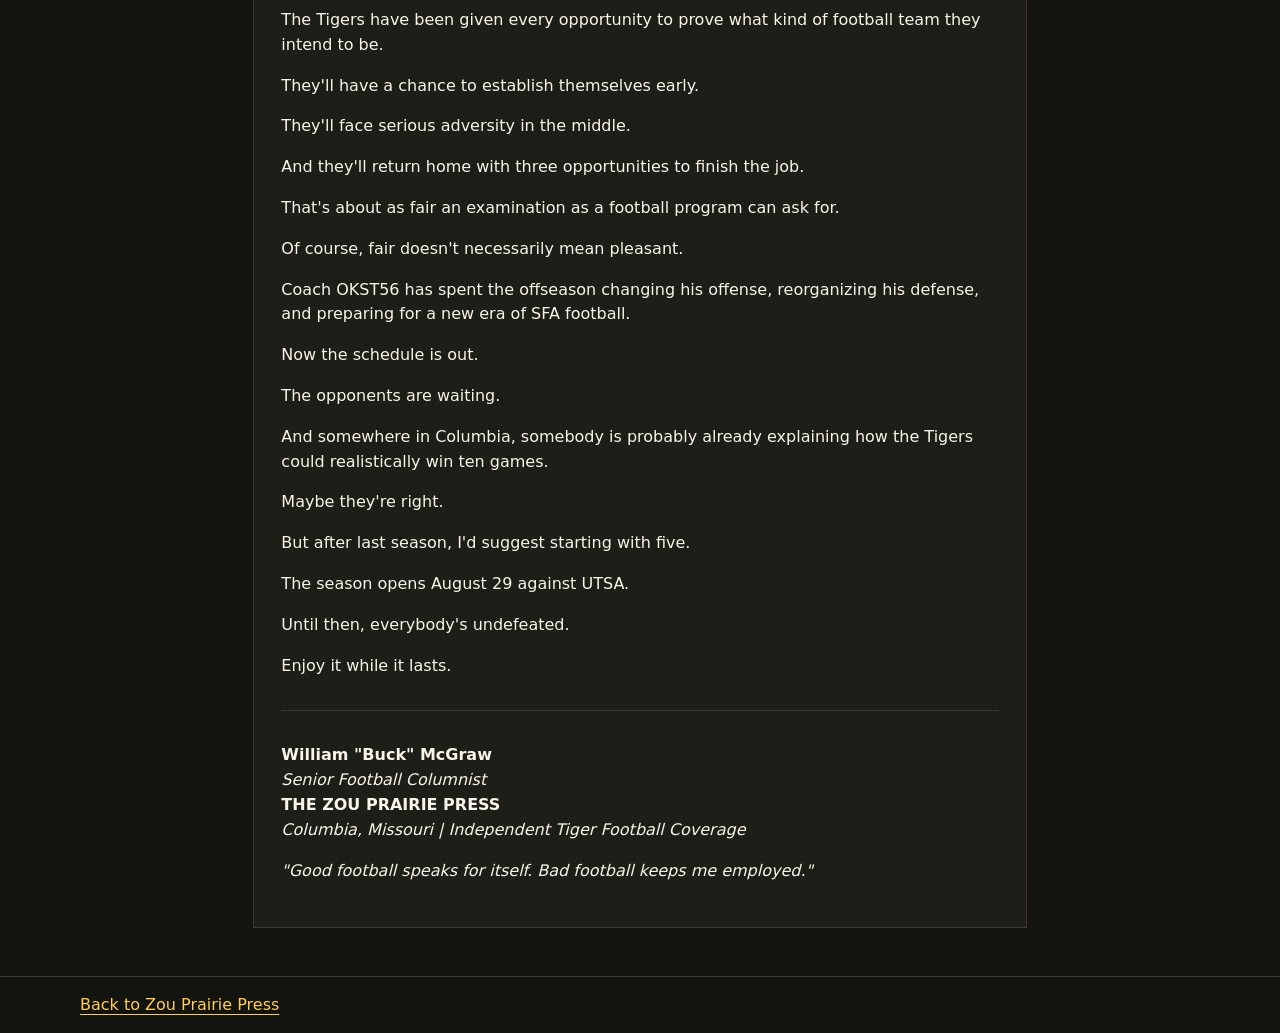
<file: missouri-season-22-schedule.html>
<!doctype html>
<html lang="en">
<head>
<meta charset="utf-8"><meta name="viewport" content="width=device-width, initial-scale=1">
<title>Twelve Games, Two Bye Weeks, and Not Much Room for Error: Missouri's Season 22 Schedule Is Here | Zou Prairie Press</title>
<meta name="description" content="The Tigers open against UTSA, face a brutal stretch of road games, and close the regular season with three consecutive home contests. For Coach OKST56, the road back from 4–8 won't be particularly forgiving.">
<link rel="stylesheet" href="style.css">
</head>
<body>
<header class="bar"><div class="wrap mast"><a class="brand" href="./">CoachOKST56<span>Dynasty</span></a><nav aria-label="Main navigation"><a href="./">Dynasty Tracker</a><a href="press.html">Zou Prairie Press</a></nav></div></header>
<main class="wrap content"><article class="story longform">
<header><p class="eyebrow">THE ZOU PRAIRIE PRESS</p><p><i>Independent Coverage of Missouri Tigers Football</i></p><p><strong>SEASON 22 | SCHEDULE RELEASE EDITION</strong><br>
<strong>Columbia, Missouri</strong></p>
<h1>Twelve Games, Two Bye Weeks, and Not Much Room for Error: Missouri's Season 22 Schedule Is Here</h1>
<p class="dek">The Tigers open against UTSA, face a brutal stretch of road games, and close the regular season with three consecutive home contests. For Coach OKST56, the road back from 4–8 won't be particularly forgiving.</p></header>
<p><strong>By William &quot;Buck&quot; McGraw</strong><br>
<i>Senior Football Columnist | The Zou Prairie Press</i></p>
<p><strong>COLUMBIA, Mo.</strong> — There's something special about the release of a college football schedule.</p>
<p>Every team is undefeated. Every coach is optimistic. Every fan has already identified six guaranteed victories and three games the officials are probably going to steal.</p>
<p>It's a wonderful time of year.</p>
<p>Unfortunately, they eventually make everybody play the games.</p>
<p>Missouri's Season 22 schedule is officially set, and Coach OKST56's fourth campaign in Columbia will feature 12 regular-season contests, two bye weeks, and a collection of opponents that should provide a fairly thorough examination of whether the Tigers have actually improved.</p>
<p>After finishing 4–8 last season, Missouri enters the year looking to recover from its worst campaign under OKST56.</p>
<p>The good news? There are opportunities on this schedule.</p>
<p>The bad news? Several of them involve getting on a bus or airplane and playing football in places where the home crowd would prefer Missouri leave disappointed.</p>
<p>And judging by the middle of this schedule, the Tigers might want to pack an extra lunch.</p>
<h2>The Season 22 Schedule</h2>
<div class="table-wrap"><table aria-label="Missouri Season 22 schedule">
<thead><tr><th scope="col">Week</th><th scope="col">Date</th><th scope="col">Opponent</th><th scope="col">Location</th></tr></thead>
<tbody>
<tr><td>0</td><td>Aug. 29</td><td>UTSA</td><td>Home</td></tr>
<tr><td>1</td><td>Sept. 5</td><td>Arizona</td><td>Home</td></tr>
<tr><td>2</td><td>Sept. 12</td><td>Colorado</td><td>Away</td></tr>
<tr><td>3</td><td>Sept. 19</td><td>Eastern Michigan</td><td>Away</td></tr>
<tr><td>4</td><td>Sept. 26</td><td>No. 18 Iowa</td><td>Away</td></tr>
<tr><td>5</td><td>Oct. 3</td><td>Oklahoma State</td><td>Home</td></tr>
<tr><td>6</td><td>Oct. 10</td><td>No. 10 Oklahoma</td><td>Away</td></tr>
<tr><td>7</td><td>Oct. 17</td><td>BYE</td><td>—</td></tr>
<tr><td>8</td><td>Oct. 24</td><td>Iowa State</td><td>Away</td></tr>
<tr><td>9</td><td>Oct. 30</td><td>No. 8 Texas A&amp;M</td><td>Away</td></tr>
<tr><td>10</td><td>Nov. 7</td><td>BYE</td><td>—</td></tr>
<tr><td>11</td><td>Nov. 14</td><td>Baylor</td><td>Home</td></tr>
<tr><td>12</td><td>Nov. 21</td><td>Kansas State</td><td>Home</td></tr>
<tr><td>13</td><td>Nov. 28</td><td>Kansas</td><td>Home</td></tr>
</tbody></table></div>
<p><i>Rankings reflect the preseason positions shown on the released schedule.</i></p>
<h2>An Early Start and a Chance to Set the Tone</h2>
<p>Missouri won't have to wait until September to begin its season.</p>
<p>The Tigers open Week 0 on Saturday, August 29, hosting UTSA at Faurot Field.</p>
<p>For a program installing Oklahoma State's offensive playbook and transitioning to a 4–2–5 defense, the early opener represents an important opportunity to establish some rhythm.</p>
<p>It also means Missouri gets to begin making mistakes a week earlier than much of the country.</p>
<p>I'm sure the coaching staff is thrilled.</p>
<p>Arizona visits Columbia the following Saturday before the Tigers head west for a September 12 meeting with Colorado.</p>
<p>That Colorado matchup carries some recent significance.</p>
<p>Missouri defeated the Buffaloes during last season's difficult 4–8 campaign, making it one of just four victories the Tigers managed all year.</p>
<p>Repeating that result would give OKST56 a useful early-season measuring stick.</p>
<p>The Tigers then travel to Eastern Michigan on September 19.</p>
<p>On paper, the opening four games offer Missouri a chance to build momentum before the schedule becomes considerably less hospitable.</p>
<p>And make no mistake, building momentum matters.</p>
<p>A team coming off eight losses doesn't need to spend September discovering new and creative ways to fall behind by two touchdowns.</p>
<h2>September Ends With a Trip to Iowa</h2>
<p>Missouri's first particularly imposing test arrives September 26 with a trip to No. 18 Iowa.</p>
<p>The Hawkeyes are one of three preseason-ranked opponents appearing on the Tigers' schedule.</p>
<p>Playing a ranked opponent on the road is difficult enough.</p>
<p>Doing it in the middle of a stretch featuring three consecutive away games is another matter entirely.</p>
<p>Colorado. Eastern Michigan. Iowa.</p>
<p>Three Saturdays. Three road trips.</p>
<p>That's a lot of travel for a football team still adjusting to new offensive and defensive systems.</p>
<p>I've driven across enough of the Midwest to know that spending three straight weekends away from home is a fine way to develop an appreciation for your own mattress.</p>
<p>Whether Missouri develops an appreciation for winning on the road remains to be seen.</p>
<h2>Oklahoma State Comes to Columbia</h2>
<p>October begins with an intriguing matchup.</p>
<p>On October 3, Missouri welcomes Oklahoma State to Faurot Field.</p>
<p>And yes, that's the same Oklahoma State whose offensive playbook Coach OKST56 has adopted for Season 22.</p>
<p>There's something wonderfully awkward about inviting somebody over to your house and showing them you've been borrowing their ideas.</p>
<p>Of course, running the same playbook doesn't guarantee the same results.</p>
<p>Personnel, execution, and decision-making still determine whether an offense succeeds.</p>
<p>But the matchup should provide an interesting storyline as Missouri's new offensive identity takes shape.</p>
<p>It also arrives at a critical point in the season.</p>
<p>With a trip to Norman looming the following week, the Tigers would benefit greatly from taking care of business at home.</p>
<p>Because what comes next isn't exactly a relaxing autumn getaway.</p>
<h2>Oklahoma, Iowa State, and Texas A&amp;M: The Stretch That Could Define the Season</h2>
<p>October 10.</p>
<p>Norman, Oklahoma.</p>
<p>No. 10 Oklahoma.</p>
<p>That's where Missouri's schedule takes a particularly unpleasant turn.</p>
<p>The Sooners enter the season ranked among the nation's top teams, and the Tigers will have to face them on the road.</p>
<p>Missouri also closed last season with a loss to Oklahoma, making this another opportunity to measure how far the program has progressed.</p>
<p>Or, depending on the outcome, how much further it still needs to go.</p>
<p>Fortunately, the Tigers receive their first bye week immediately afterward.</p>
<p>Unfortunately, whoever arranged the schedule apparently decided one difficult road game wasn't enough.</p>
<p>Missouri returns to action October 24 at Iowa State, followed by a Friday night trip to No. 8 Texas A&amp;M on October 30.</p>
<p>That's three consecutive road games surrounding the first bye week, with two top-ten opponents appearing within a three-game stretch.</p>
<p>Oklahoma.</p>
<p>Iowa State.</p>
<p>Texas A&amp;M.</p>
<p>Two of those teams are ranked in the preseason top ten, and all three will host the Tigers.</p>
<p>If Missouri emerges from that stretch in good shape, it'll have earned every bit of it.</p>
<p>If not, well, I've got a feeling the letters section of this newspaper will be getting considerably more interesting.</p>
<p>The Texas A&amp;M matchup is particularly notable because it takes place on a Friday night.</p>
<p>Nothing says a pleasant end to October quite like spending your Friday evening in College Station trying to knock off the nation's eighth-ranked team.</p>
<p>I'd recommend bringing a jacket.</p>
<p>And perhaps a backup plan.</p>
<h2>Three Home Games to Finish the Job</h2>
<p>After a second bye week on November 7, Missouri returns home for the final three games of its regular season.</p>
<p>Baylor visits November 14.</p>
<p>Kansas State follows November 21.</p>
<p>And then comes Kansas.</p>
<p>The Tigers and Jayhawks will meet November 28 at Faurot Field in a rivalry matchup that should require very little additional motivation.</p>
<p>Three consecutive home games to close the season is a favorable arrangement, particularly after Missouri's difficult travel schedule earlier in the year.</p>
<p>But the opponents shouldn't be overlooked.</p>
<p>Missouri lost to Kansas State and Kansas during its final stretch last season.</p>
<p>Now both programs return to Columbia, offering the Tigers opportunities to change the narrative.</p>
<p>The Kansas game, in particular, has all the ingredients of a memorable regular-season finale.</p>
<p>A rivalry opponent.</p>
<p>A home crowd.</p>
<p>And potentially significant implications for how Missouri's fourth season under OKST56 will be remembered.</p>
<p>There's a certain satisfaction in ending the year by beating your rival.</p>
<p>There's also a particular kind of misery in spending the offseason remembering that you didn't.</p>
<p>I've experienced enough of the latter on behalf of football fans to know which one I'd recommend.</p>
<h2>Six Home Games, Six Road Games, and Two Very Different Halves</h2>
<p>Perhaps the most interesting feature of Missouri's schedule is how unevenly its home and road games are distributed.</p>
<p>The Tigers play six games at Faurot Field and six away from Columbia.</p>
<p>That's balanced enough.</p>
<p>But look closer.</p>
<p>After hosting UTSA and Arizona to begin the season, Missouri plays six of its next seven games on the road, with Oklahoma State providing the lone home contest during that stretch.</p>
<p>Six of seven.</p>
<p>That's not a road trip.</p>
<p>That's a traveling circus with shoulder pads.</p>
<p>Then, after the second bye week, the Tigers finish with three straight home games.</p>
<p>It's a schedule that places enormous importance on surviving the middle of the season.</p>
<p>Missouri doesn't necessarily need to win every difficult road matchup to put together a successful campaign.</p>
<p>But the Tigers cannot afford to let one disappointing Saturday turn into three or four.</p>
<p>That's how seasons unravel.</p>
<p>And after last year's 4–8 finish, this program should have a pretty good understanding of what unraveling looks like.</p>
<h2>What Does Success Look Like?</h2>
<p>Coach OKST56 enters Season 22 with a 20–18 record at Missouri.</p>
<p>His first two seasons produced identical 8–5 finishes.</p>
<p>His third produced four victories.</p>
<p>The objective now is straightforward: prove that Season 21 was a setback rather than a warning.</p>
<p>The schedule offers opportunities for improvement, particularly early and late in the year.</p>
<p>But the middle is demanding, featuring three ranked opponents, extensive travel, and a stretch of games that could test Missouri's depth and composure.</p>
<p>The Tigers will need their new offense to develop quickly.</p>
<p>They'll need the 4–2–5 defense to hold up against Big 12 competition.</p>
<p>And they'll need to avoid the kind of inconsistency that plagued last season.</p>
<p>There's a path to a winning record here.</p>
<p>There's also a path to another long autumn.</p>
<p>The difference will have considerably more to do with blocking, tackling, and execution than anything printed on a preseason schedule.</p>
<h2>Buck's Final Word</h2>
<p>I've studied Missouri's schedule, poured myself another cup of coffee, and come to one fairly simple conclusion.</p>
<p>The Tigers have been given every opportunity to prove what kind of football team they intend to be.</p>
<p>They'll have a chance to establish themselves early.</p>
<p>They'll face serious adversity in the middle.</p>
<p>And they'll return home with three opportunities to finish the job.</p>
<p>That's about as fair an examination as a football program can ask for.</p>
<p>Of course, fair doesn't necessarily mean pleasant.</p>
<p>Coach OKST56 has spent the offseason changing his offense, reorganizing his defense, and preparing for a new era of SFA football.</p>
<p>Now the schedule is out.</p>
<p>The opponents are waiting.</p>
<p>And somewhere in Columbia, somebody is probably already explaining how the Tigers could realistically win ten games.</p>
<p>Maybe they're right.</p>
<p>But after last season, I'd suggest starting with five.</p>
<p>The season opens August 29 against UTSA.</p>
<p>Until then, everybody's undefeated.</p>
<p>Enjoy it while it lasts.</p>
<hr>
<p><strong>William &quot;Buck&quot; McGraw</strong><br>
<i>Senior Football Columnist</i><br>
<strong>THE ZOU PRAIRIE PRESS</strong><br>
<i>Columbia, Missouri | Independent Tiger Football Coverage</i></p>
<p><i>&quot;Good football speaks for itself. Bad football keeps me employed.&quot;</i></p>
</article></main>
<footer><div class="wrap"><a href="press.html">Back to Zou Prairie Press</a></div></footer>
</body></html>
</file>
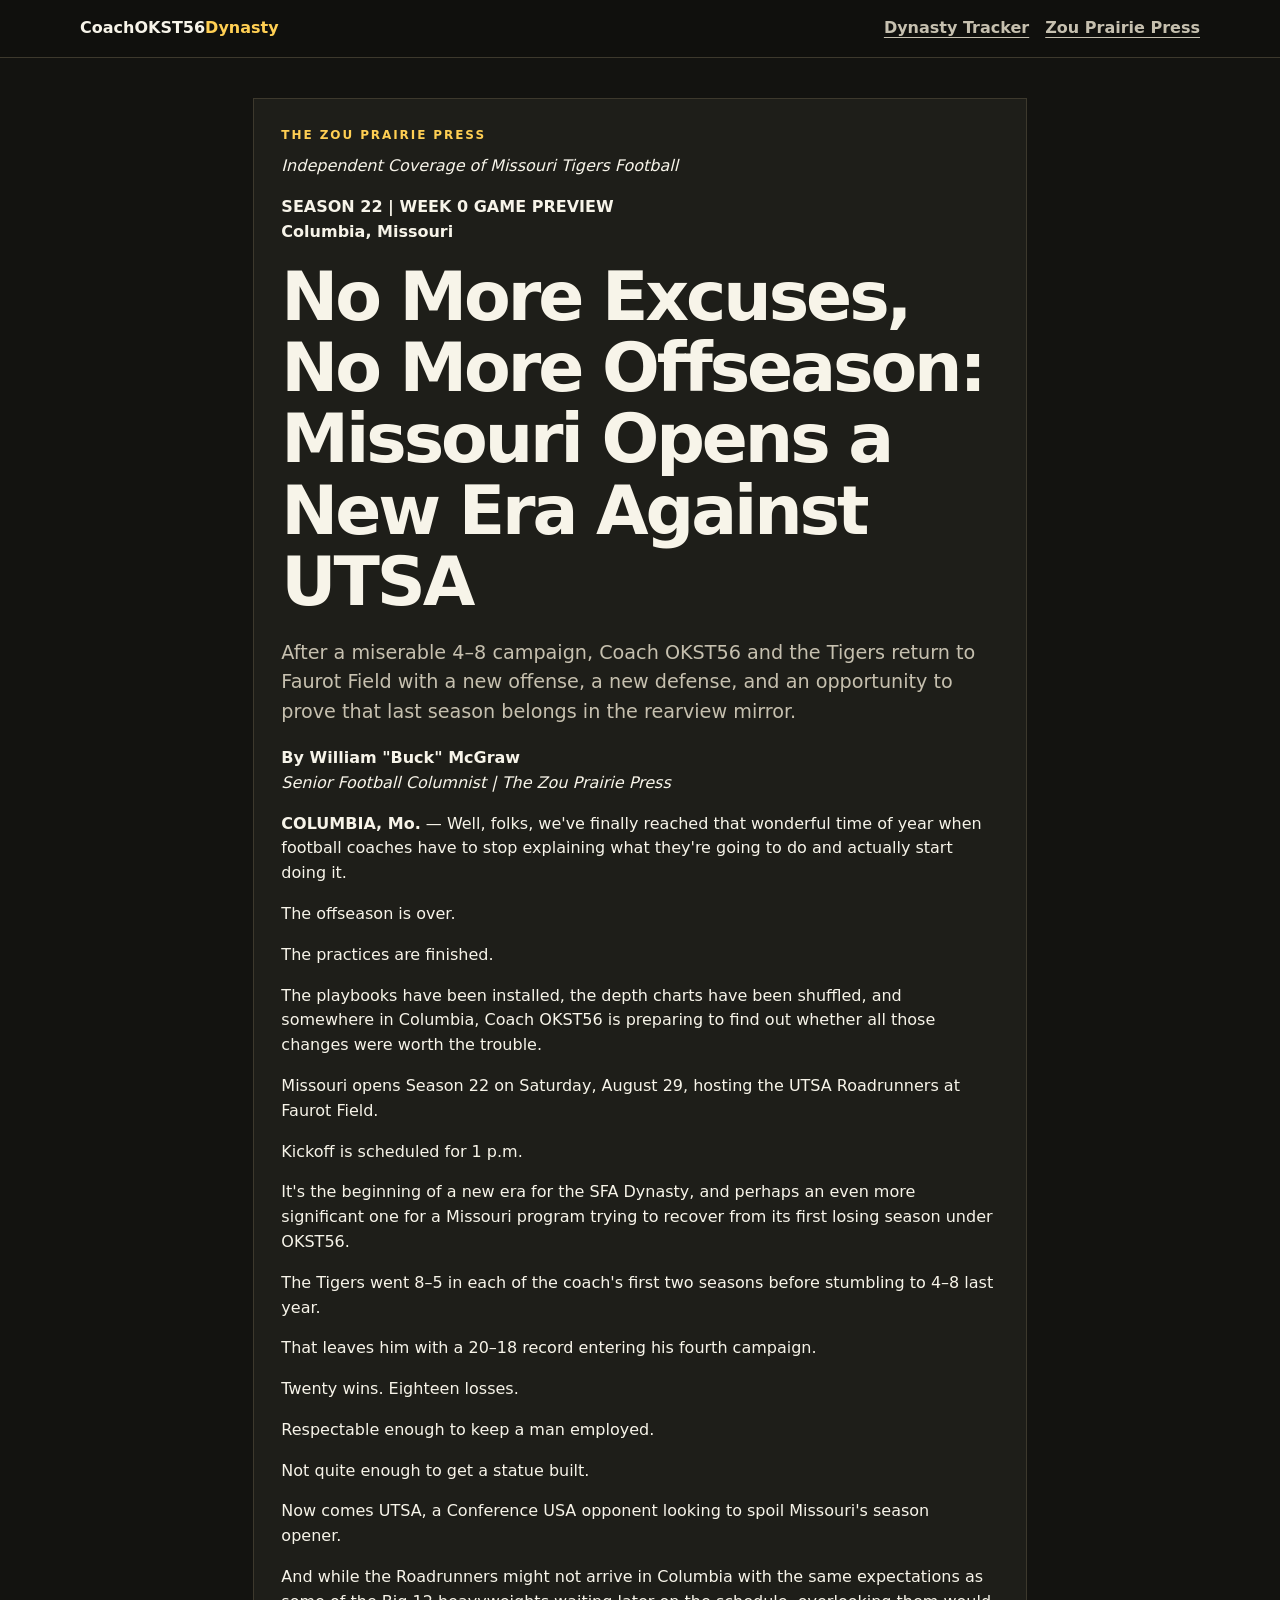
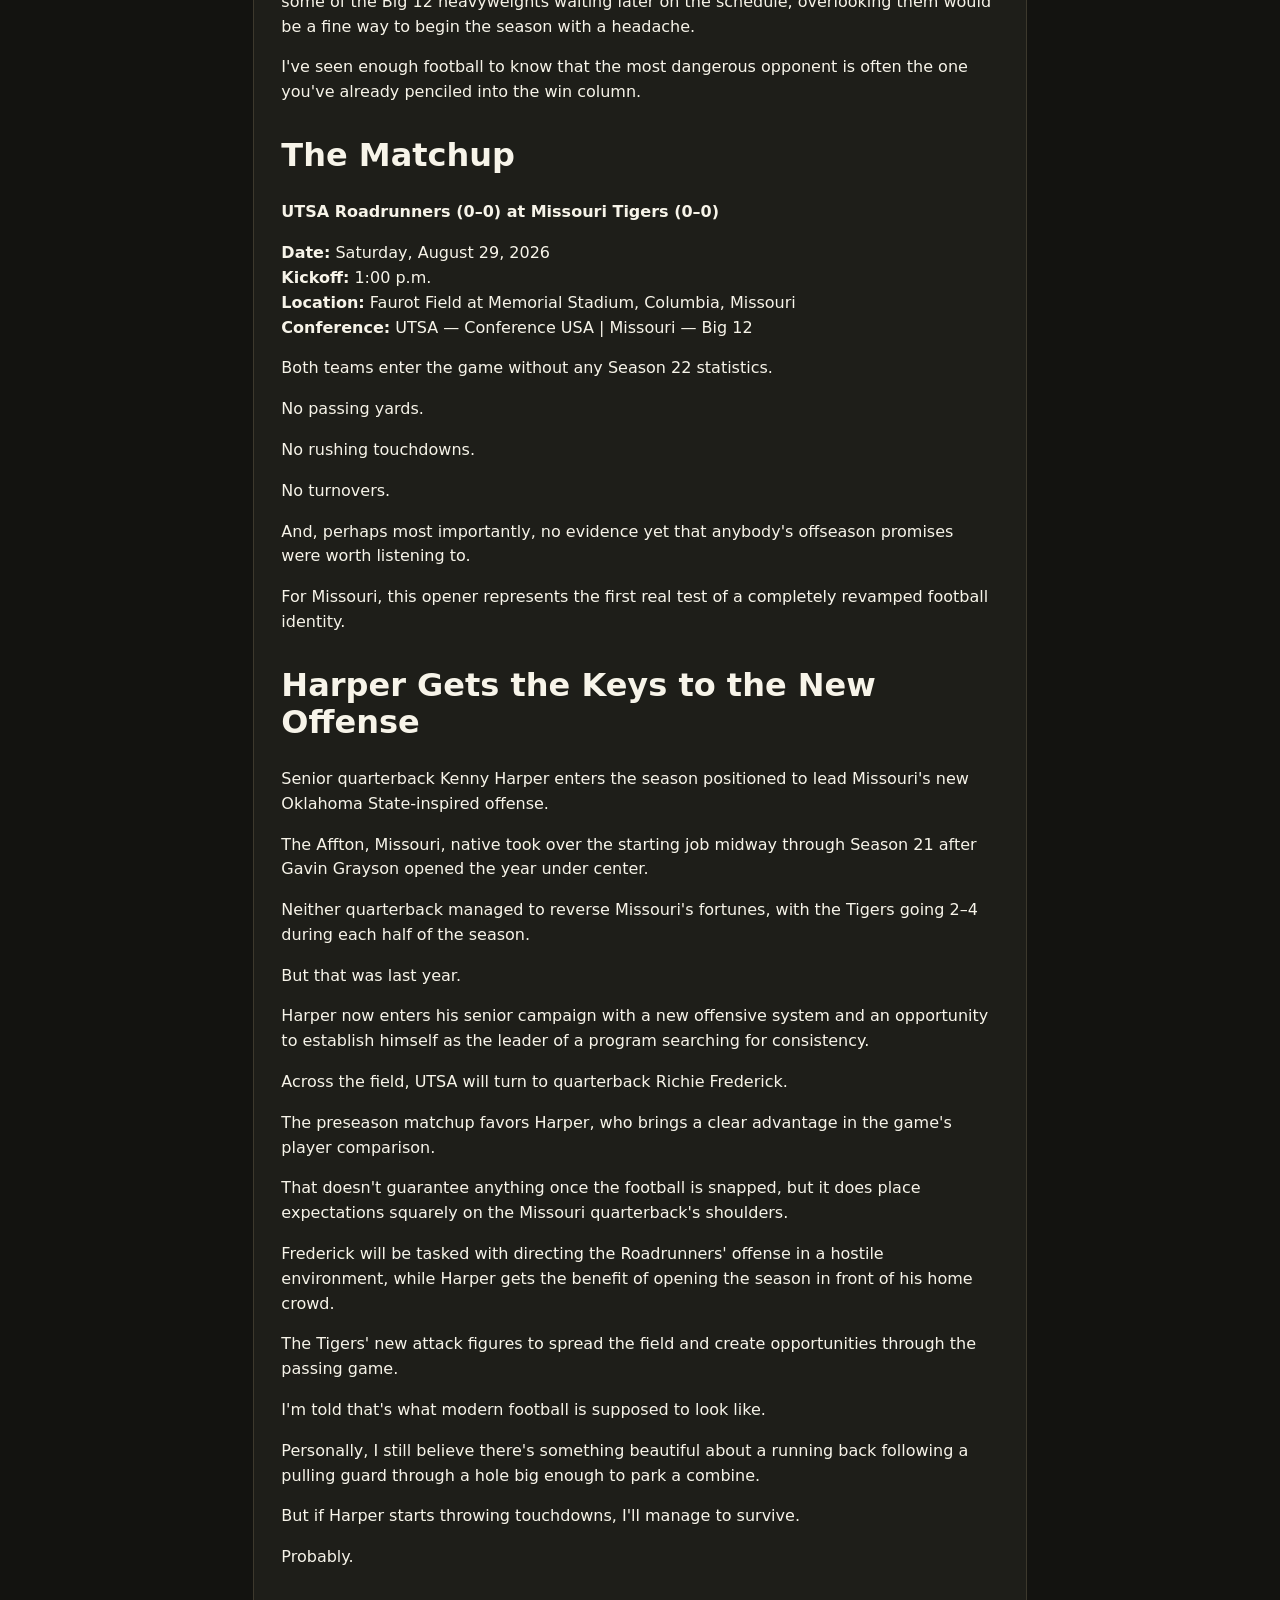
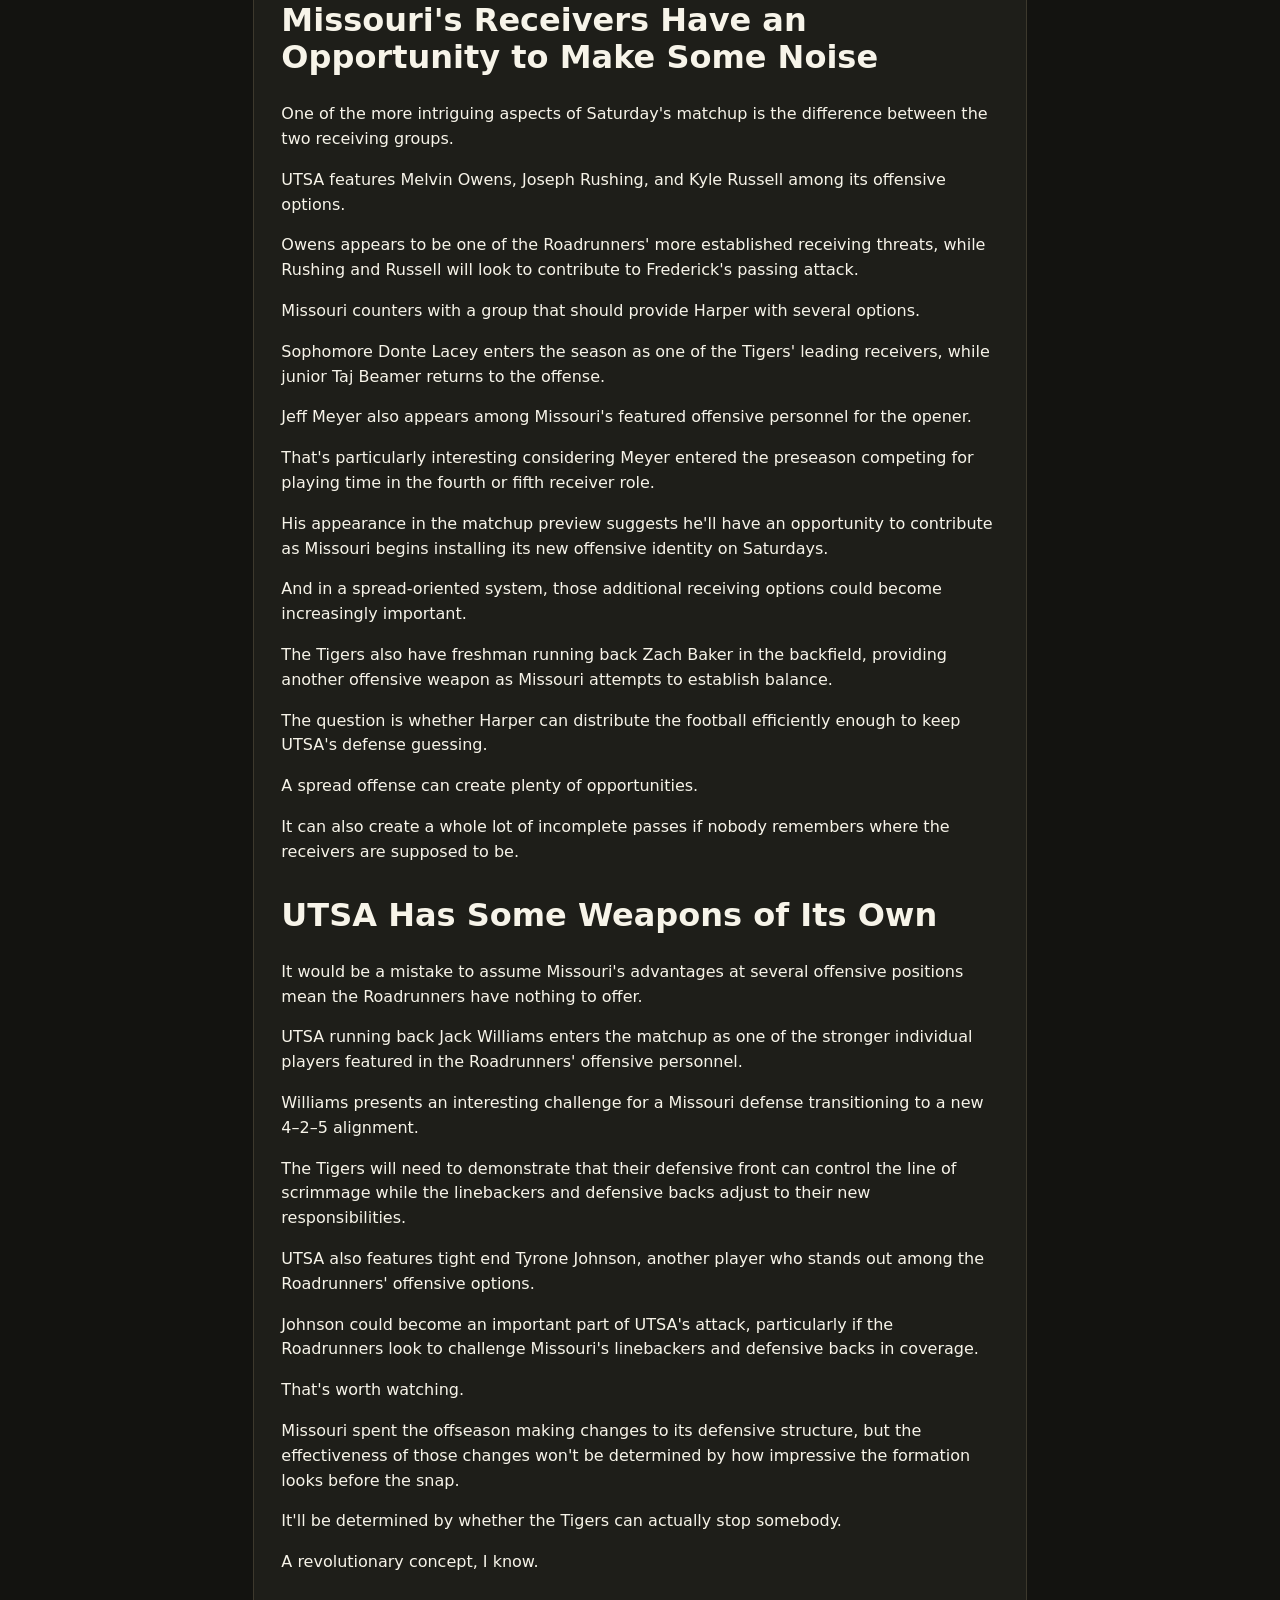
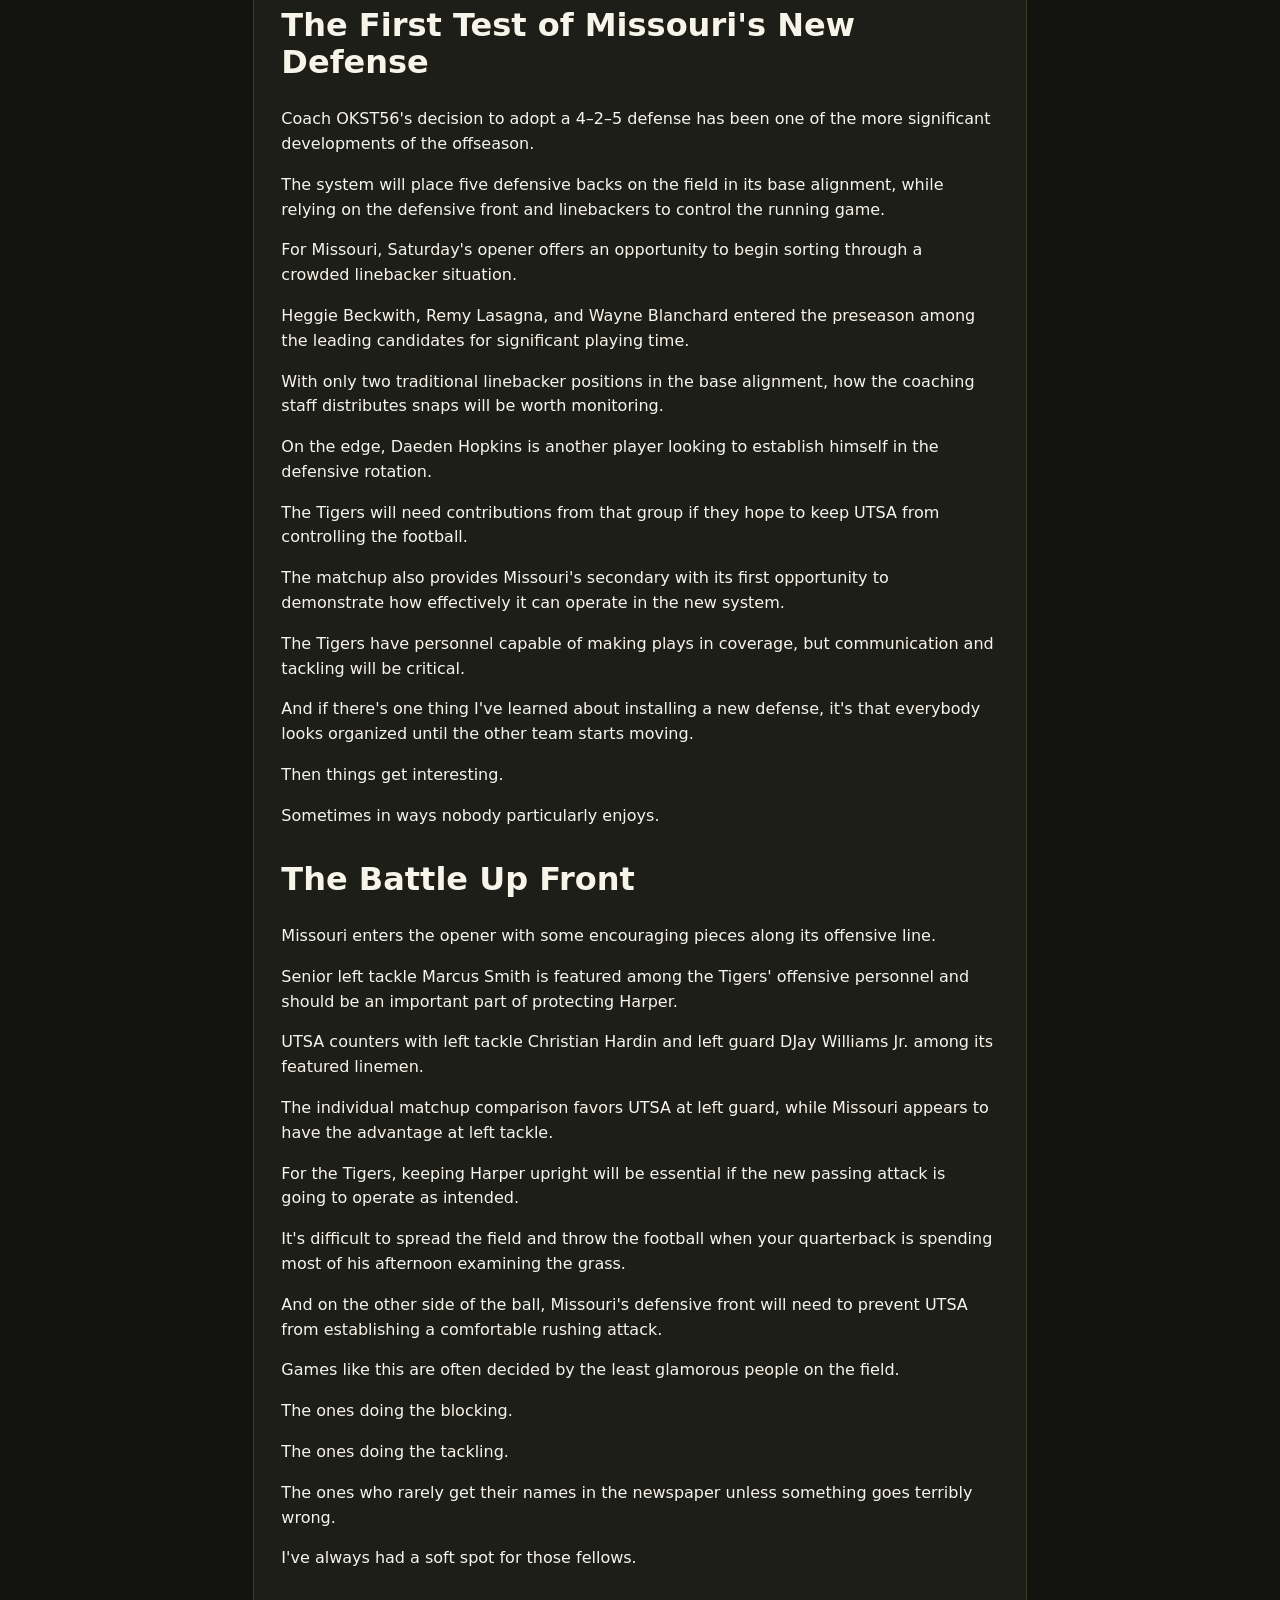
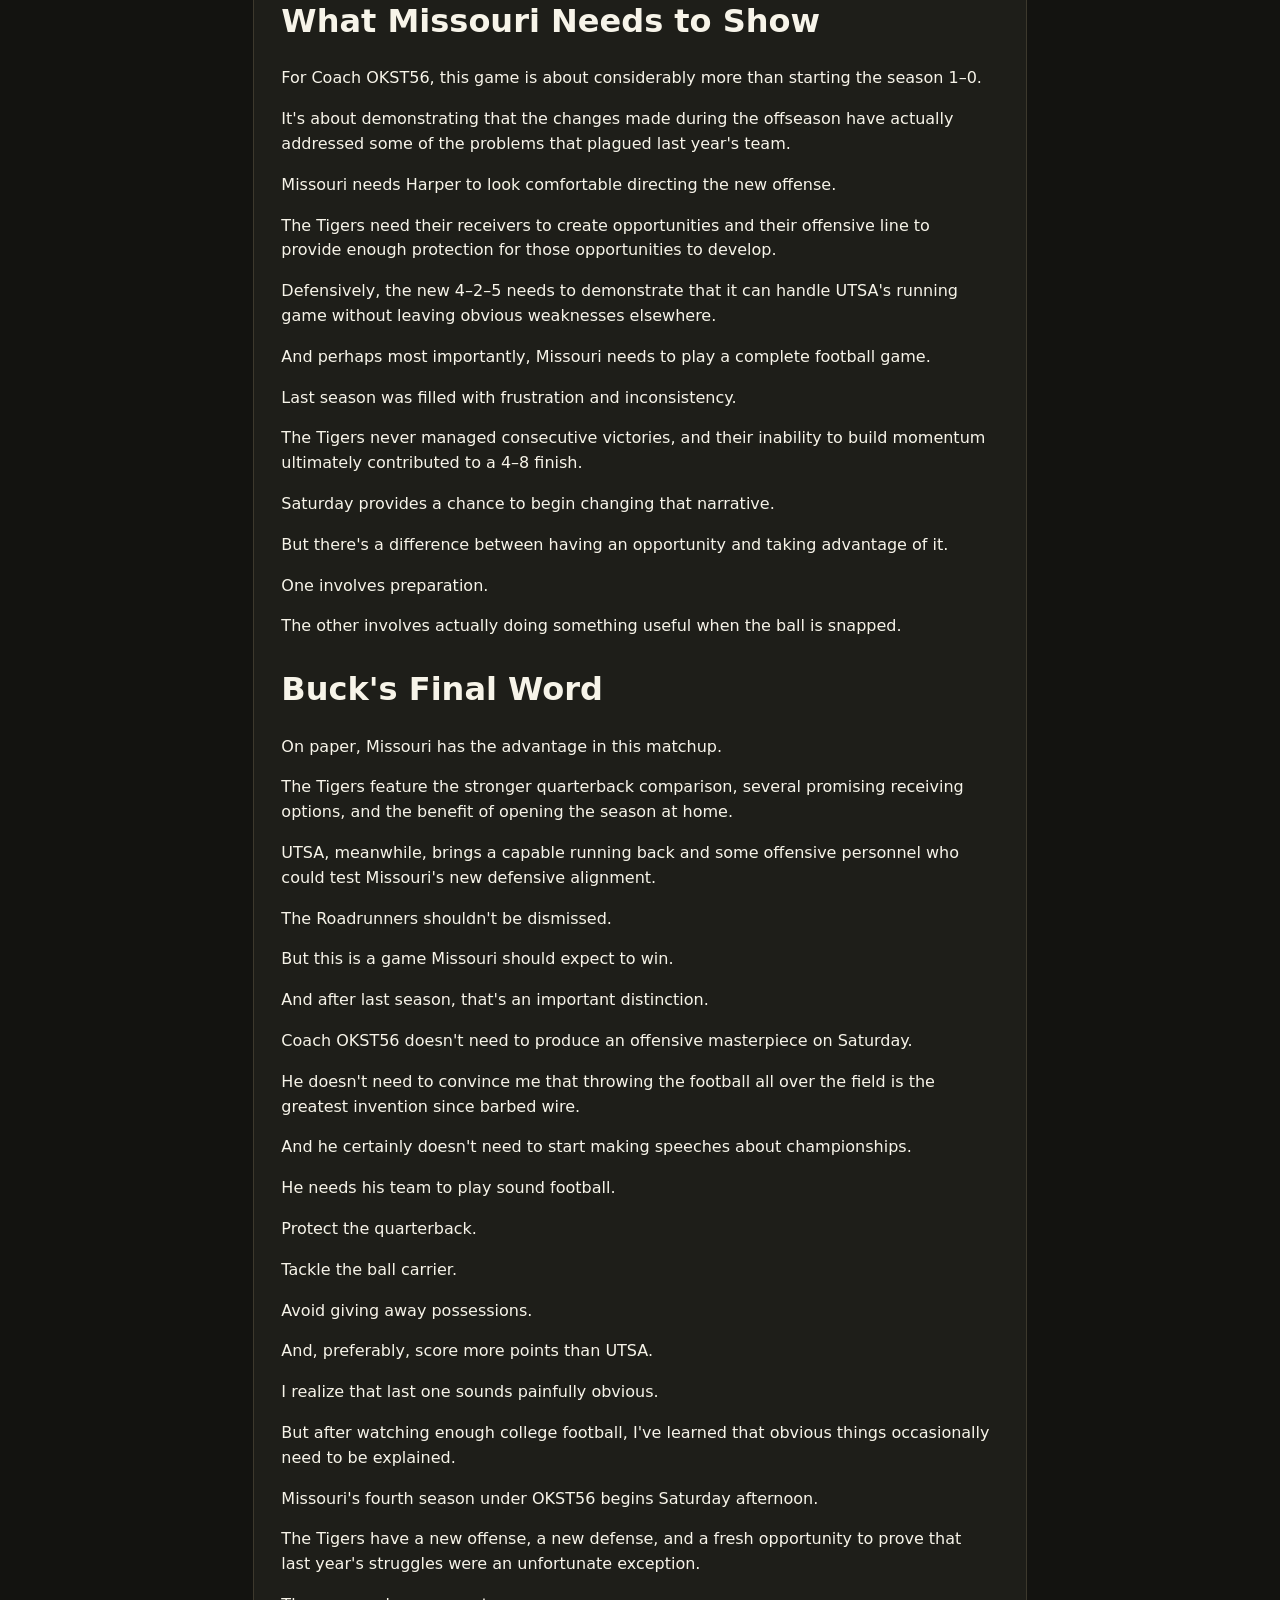
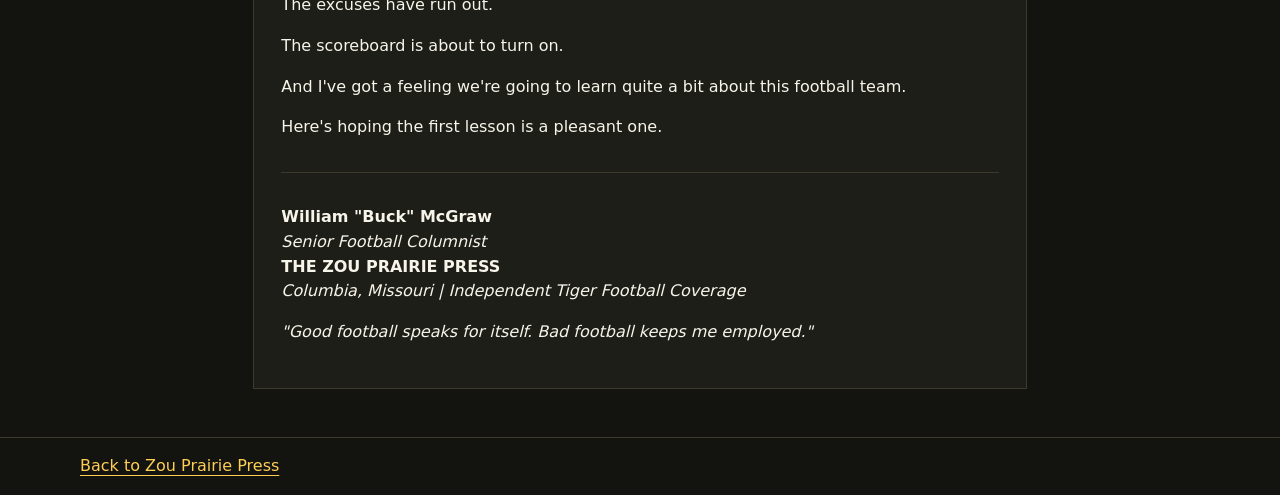
<file: missouri-utsa-week-0-preview.html>
<!doctype html>
<html lang="en">
<head>
<meta charset="utf-8"><meta name="viewport" content="width=device-width, initial-scale=1">
<title>No More Excuses, No More Offseason: Missouri Opens a New Era Against UTSA | Zou Prairie Press</title>
<meta name="description" content="After a miserable 4–8 campaign, Coach OKST56 and the Tigers return to Faurot Field with a new offense, a new defense, and an opportunity to prove that last season belongs in the rearview mirror.">
<link rel="stylesheet" href="style.css">
</head>
<body>
<header class="bar"><div class="wrap mast"><a class="brand" href="./">CoachOKST56<span>Dynasty</span></a><nav aria-label="Main navigation"><a href="./">Dynasty Tracker</a><a href="press.html">Zou Prairie Press</a></nav></div></header>
<main class="wrap content"><article class="story longform">
<header><p class="eyebrow">THE ZOU PRAIRIE PRESS</p><p><i>Independent Coverage of Missouri Tigers Football</i></p><p><strong>SEASON 22 | WEEK 0 GAME PREVIEW</strong><br>
<strong>Columbia, Missouri</strong></p>
<h1>No More Excuses, No More Offseason: Missouri Opens a New Era Against UTSA</h1>
<p class="dek">After a miserable 4–8 campaign, Coach OKST56 and the Tigers return to Faurot Field with a new offense, a new defense, and an opportunity to prove that last season belongs in the rearview mirror.</p></header>
<p><strong>By William &quot;Buck&quot; McGraw</strong><br>
<i>Senior Football Columnist | The Zou Prairie Press</i></p>
<p><strong>COLUMBIA, Mo.</strong> — Well, folks, we've finally reached that wonderful time of year when football coaches have to stop explaining what they're going to do and actually start doing it.</p>
<p>The offseason is over.</p>
<p>The practices are finished.</p>
<p>The playbooks have been installed, the depth charts have been shuffled, and somewhere in Columbia, Coach OKST56 is preparing to find out whether all those changes were worth the trouble.</p>
<p>Missouri opens Season 22 on Saturday, August 29, hosting the UTSA Roadrunners at Faurot Field.</p>
<p>Kickoff is scheduled for 1 p.m.</p>
<p>It's the beginning of a new era for the SFA Dynasty, and perhaps an even more significant one for a Missouri program trying to recover from its first losing season under OKST56.</p>
<p>The Tigers went 8–5 in each of the coach's first two seasons before stumbling to 4–8 last year.</p>
<p>That leaves him with a 20–18 record entering his fourth campaign.</p>
<p>Twenty wins. Eighteen losses.</p>
<p>Respectable enough to keep a man employed.</p>
<p>Not quite enough to get a statue built.</p>
<p>Now comes UTSA, a Conference USA opponent looking to spoil Missouri's season opener.</p>
<p>And while the Roadrunners might not arrive in Columbia with the same expectations as some of the Big 12 heavyweights waiting later on the schedule, overlooking them would be a fine way to begin the season with a headache.</p>
<p>I've seen enough football to know that the most dangerous opponent is often the one you've already penciled into the win column.</p>
<h2>The Matchup</h2>
<p><strong>UTSA Roadrunners (0–0) at Missouri Tigers (0–0)</strong></p>
<p><strong>Date:</strong> Saturday, August 29, 2026<br>
<strong>Kickoff:</strong> 1:00 p.m.<br>
<strong>Location:</strong> Faurot Field at Memorial Stadium, Columbia, Missouri<br>
<strong>Conference:</strong> UTSA — Conference USA | Missouri — Big 12</p>
<p>Both teams enter the game without any Season 22 statistics.</p>
<p>No passing yards.</p>
<p>No rushing touchdowns.</p>
<p>No turnovers.</p>
<p>And, perhaps most importantly, no evidence yet that anybody's offseason promises were worth listening to.</p>
<p>For Missouri, this opener represents the first real test of a completely revamped football identity.</p>
<h2>Harper Gets the Keys to the New Offense</h2>
<p>Senior quarterback Kenny Harper enters the season positioned to lead Missouri's new Oklahoma State-inspired offense.</p>
<p>The Affton, Missouri, native took over the starting job midway through Season 21 after Gavin Grayson opened the year under center.</p>
<p>Neither quarterback managed to reverse Missouri's fortunes, with the Tigers going 2–4 during each half of the season.</p>
<p>But that was last year.</p>
<p>Harper now enters his senior campaign with a new offensive system and an opportunity to establish himself as the leader of a program searching for consistency.</p>
<p>Across the field, UTSA will turn to quarterback Richie Frederick.</p>
<p>The preseason matchup favors Harper, who brings a clear advantage in the game's player comparison.</p>
<p>That doesn't guarantee anything once the football is snapped, but it does place expectations squarely on the Missouri quarterback's shoulders.</p>
<p>Frederick will be tasked with directing the Roadrunners' offense in a hostile environment, while Harper gets the benefit of opening the season in front of his home crowd.</p>
<p>The Tigers' new attack figures to spread the field and create opportunities through the passing game.</p>
<p>I'm told that's what modern football is supposed to look like.</p>
<p>Personally, I still believe there's something beautiful about a running back following a pulling guard through a hole big enough to park a combine.</p>
<p>But if Harper starts throwing touchdowns, I'll manage to survive.</p>
<p>Probably.</p>
<h2>Missouri's Receivers Have an Opportunity to Make Some Noise</h2>
<p>One of the more intriguing aspects of Saturday's matchup is the difference between the two receiving groups.</p>
<p>UTSA features Melvin Owens, Joseph Rushing, and Kyle Russell among its offensive options.</p>
<p>Owens appears to be one of the Roadrunners' more established receiving threats, while Rushing and Russell will look to contribute to Frederick's passing attack.</p>
<p>Missouri counters with a group that should provide Harper with several options.</p>
<p>Sophomore Donte Lacey enters the season as one of the Tigers' leading receivers, while junior Taj Beamer returns to the offense.</p>
<p>Jeff Meyer also appears among Missouri's featured offensive personnel for the opener.</p>
<p>That's particularly interesting considering Meyer entered the preseason competing for playing time in the fourth or fifth receiver role.</p>
<p>His appearance in the matchup preview suggests he'll have an opportunity to contribute as Missouri begins installing its new offensive identity on Saturdays.</p>
<p>And in a spread-oriented system, those additional receiving options could become increasingly important.</p>
<p>The Tigers also have freshman running back Zach Baker in the backfield, providing another offensive weapon as Missouri attempts to establish balance.</p>
<p>The question is whether Harper can distribute the football efficiently enough to keep UTSA's defense guessing.</p>
<p>A spread offense can create plenty of opportunities.</p>
<p>It can also create a whole lot of incomplete passes if nobody remembers where the receivers are supposed to be.</p>
<h2>UTSA Has Some Weapons of Its Own</h2>
<p>It would be a mistake to assume Missouri's advantages at several offensive positions mean the Roadrunners have nothing to offer.</p>
<p>UTSA running back Jack Williams enters the matchup as one of the stronger individual players featured in the Roadrunners' offensive personnel.</p>
<p>Williams presents an interesting challenge for a Missouri defense transitioning to a new 4–2–5 alignment.</p>
<p>The Tigers will need to demonstrate that their defensive front can control the line of scrimmage while the linebackers and defensive backs adjust to their new responsibilities.</p>
<p>UTSA also features tight end Tyrone Johnson, another player who stands out among the Roadrunners' offensive options.</p>
<p>Johnson could become an important part of UTSA's attack, particularly if the Roadrunners look to challenge Missouri's linebackers and defensive backs in coverage.</p>
<p>That's worth watching.</p>
<p>Missouri spent the offseason making changes to its defensive structure, but the effectiveness of those changes won't be determined by how impressive the formation looks before the snap.</p>
<p>It'll be determined by whether the Tigers can actually stop somebody.</p>
<p>A revolutionary concept, I know.</p>
<h2>The First Test of Missouri's New Defense</h2>
<p>Coach OKST56's decision to adopt a 4–2–5 defense has been one of the more significant developments of the offseason.</p>
<p>The system will place five defensive backs on the field in its base alignment, while relying on the defensive front and linebackers to control the running game.</p>
<p>For Missouri, Saturday's opener offers an opportunity to begin sorting through a crowded linebacker situation.</p>
<p>Heggie Beckwith, Remy Lasagna, and Wayne Blanchard entered the preseason among the leading candidates for significant playing time.</p>
<p>With only two traditional linebacker positions in the base alignment, how the coaching staff distributes snaps will be worth monitoring.</p>
<p>On the edge, Daeden Hopkins is another player looking to establish himself in the defensive rotation.</p>
<p>The Tigers will need contributions from that group if they hope to keep UTSA from controlling the football.</p>
<p>The matchup also provides Missouri's secondary with its first opportunity to demonstrate how effectively it can operate in the new system.</p>
<p>The Tigers have personnel capable of making plays in coverage, but communication and tackling will be critical.</p>
<p>And if there's one thing I've learned about installing a new defense, it's that everybody looks organized until the other team starts moving.</p>
<p>Then things get interesting.</p>
<p>Sometimes in ways nobody particularly enjoys.</p>
<h2>The Battle Up Front</h2>
<p>Missouri enters the opener with some encouraging pieces along its offensive line.</p>
<p>Senior left tackle Marcus Smith is featured among the Tigers' offensive personnel and should be an important part of protecting Harper.</p>
<p>UTSA counters with left tackle Christian Hardin and left guard DJay Williams Jr. among its featured linemen.</p>
<p>The individual matchup comparison favors UTSA at left guard, while Missouri appears to have the advantage at left tackle.</p>
<p>For the Tigers, keeping Harper upright will be essential if the new passing attack is going to operate as intended.</p>
<p>It's difficult to spread the field and throw the football when your quarterback is spending most of his afternoon examining the grass.</p>
<p>And on the other side of the ball, Missouri's defensive front will need to prevent UTSA from establishing a comfortable rushing attack.</p>
<p>Games like this are often decided by the least glamorous people on the field.</p>
<p>The ones doing the blocking.</p>
<p>The ones doing the tackling.</p>
<p>The ones who rarely get their names in the newspaper unless something goes terribly wrong.</p>
<p>I've always had a soft spot for those fellows.</p>
<h2>What Missouri Needs to Show</h2>
<p>For Coach OKST56, this game is about considerably more than starting the season 1–0.</p>
<p>It's about demonstrating that the changes made during the offseason have actually addressed some of the problems that plagued last year's team.</p>
<p>Missouri needs Harper to look comfortable directing the new offense.</p>
<p>The Tigers need their receivers to create opportunities and their offensive line to provide enough protection for those opportunities to develop.</p>
<p>Defensively, the new 4–2–5 needs to demonstrate that it can handle UTSA's running game without leaving obvious weaknesses elsewhere.</p>
<p>And perhaps most importantly, Missouri needs to play a complete football game.</p>
<p>Last season was filled with frustration and inconsistency.</p>
<p>The Tigers never managed consecutive victories, and their inability to build momentum ultimately contributed to a 4–8 finish.</p>
<p>Saturday provides a chance to begin changing that narrative.</p>
<p>But there's a difference between having an opportunity and taking advantage of it.</p>
<p>One involves preparation.</p>
<p>The other involves actually doing something useful when the ball is snapped.</p>
<h2>Buck's Final Word</h2>
<p>On paper, Missouri has the advantage in this matchup.</p>
<p>The Tigers feature the stronger quarterback comparison, several promising receiving options, and the benefit of opening the season at home.</p>
<p>UTSA, meanwhile, brings a capable running back and some offensive personnel who could test Missouri's new defensive alignment.</p>
<p>The Roadrunners shouldn't be dismissed.</p>
<p>But this is a game Missouri should expect to win.</p>
<p>And after last season, that's an important distinction.</p>
<p>Coach OKST56 doesn't need to produce an offensive masterpiece on Saturday.</p>
<p>He doesn't need to convince me that throwing the football all over the field is the greatest invention since barbed wire.</p>
<p>And he certainly doesn't need to start making speeches about championships.</p>
<p>He needs his team to play sound football.</p>
<p>Protect the quarterback.</p>
<p>Tackle the ball carrier.</p>
<p>Avoid giving away possessions.</p>
<p>And, preferably, score more points than UTSA.</p>
<p>I realize that last one sounds painfully obvious.</p>
<p>But after watching enough college football, I've learned that obvious things occasionally need to be explained.</p>
<p>Missouri's fourth season under OKST56 begins Saturday afternoon.</p>
<p>The Tigers have a new offense, a new defense, and a fresh opportunity to prove that last year's struggles were an unfortunate exception.</p>
<p>The excuses have run out.</p>
<p>The scoreboard is about to turn on.</p>
<p>And I've got a feeling we're going to learn quite a bit about this football team.</p>
<p>Here's hoping the first lesson is a pleasant one.</p>
<hr>
<p><strong>William &quot;Buck&quot; McGraw</strong><br>
<i>Senior Football Columnist</i><br>
<strong>THE ZOU PRAIRIE PRESS</strong><br>
<i>Columbia, Missouri | Independent Tiger Football Coverage</i></p>
<p><i>&quot;Good football speaks for itself. Bad football keeps me employed.&quot;</i></p>
</article></main>
<footer><div class="wrap"><a href="press.html">Back to Zou Prairie Press</a></div></footer>
</body></html>
</file>
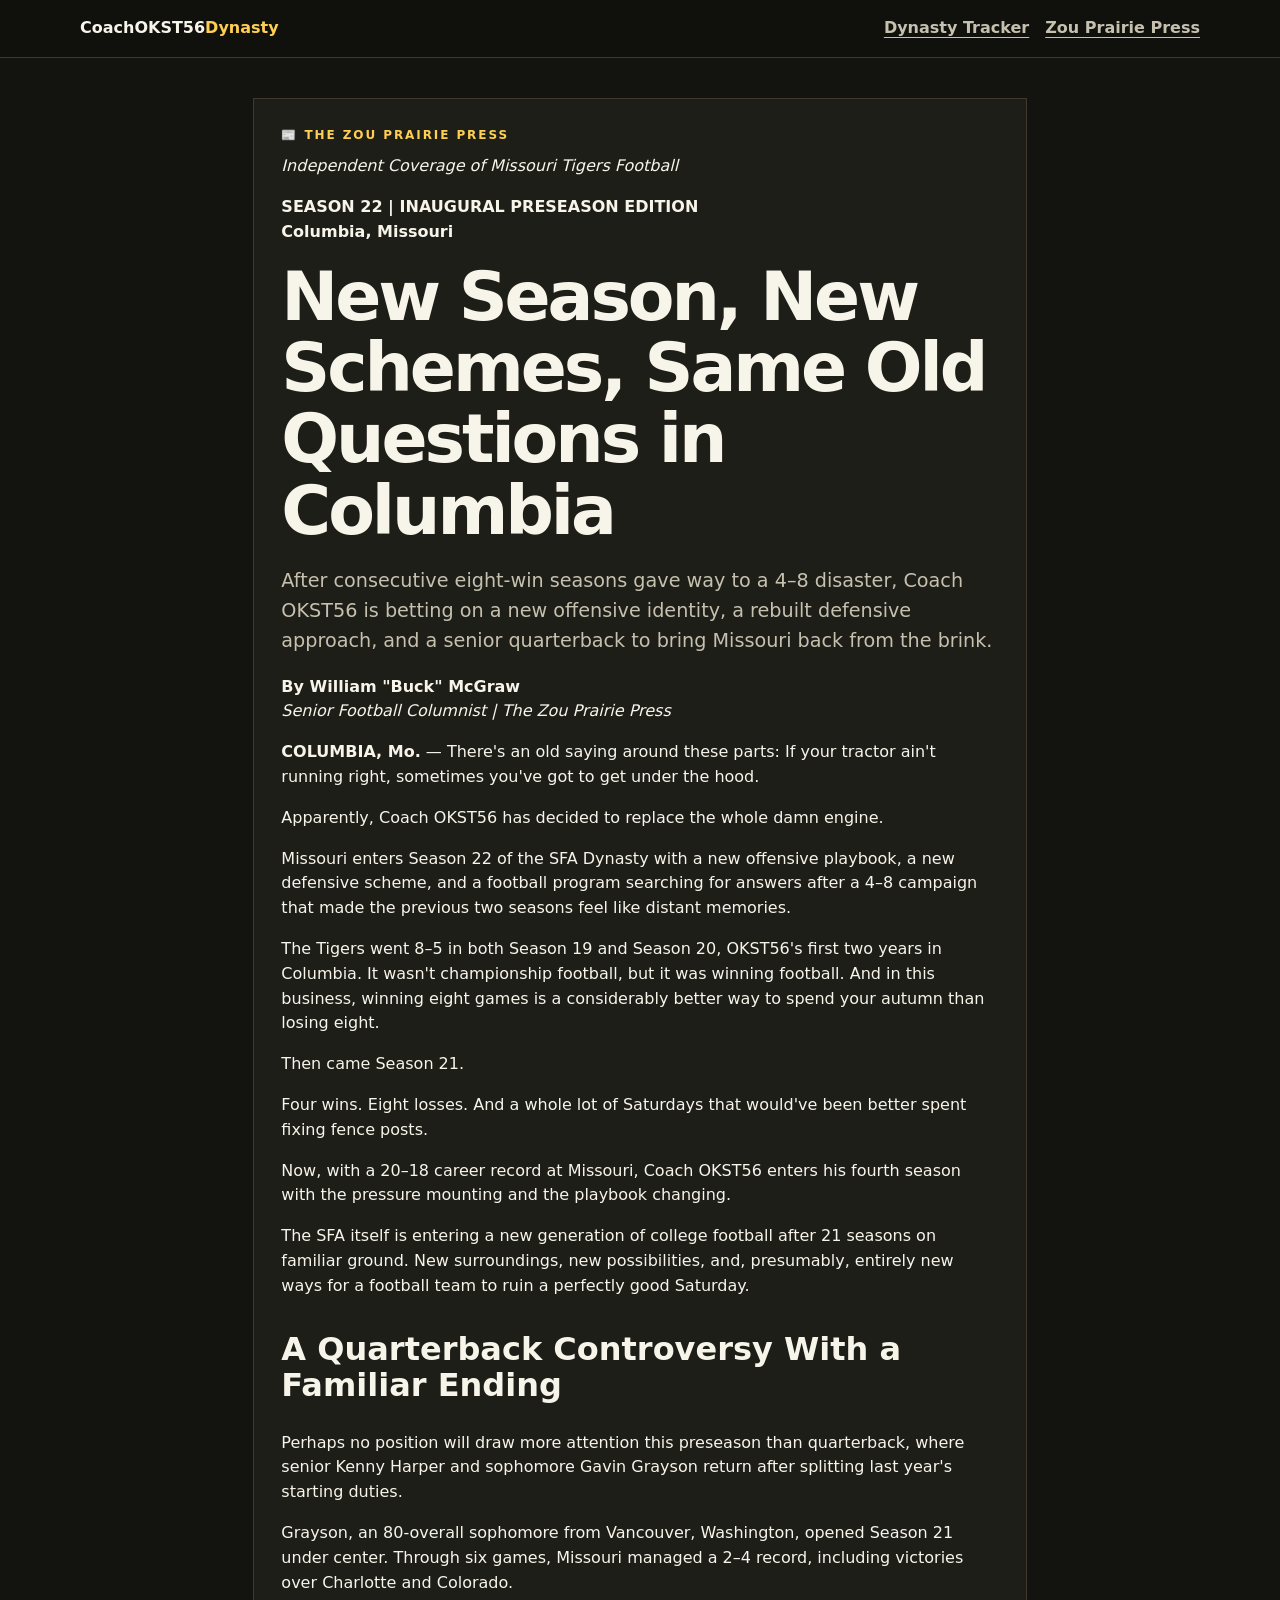
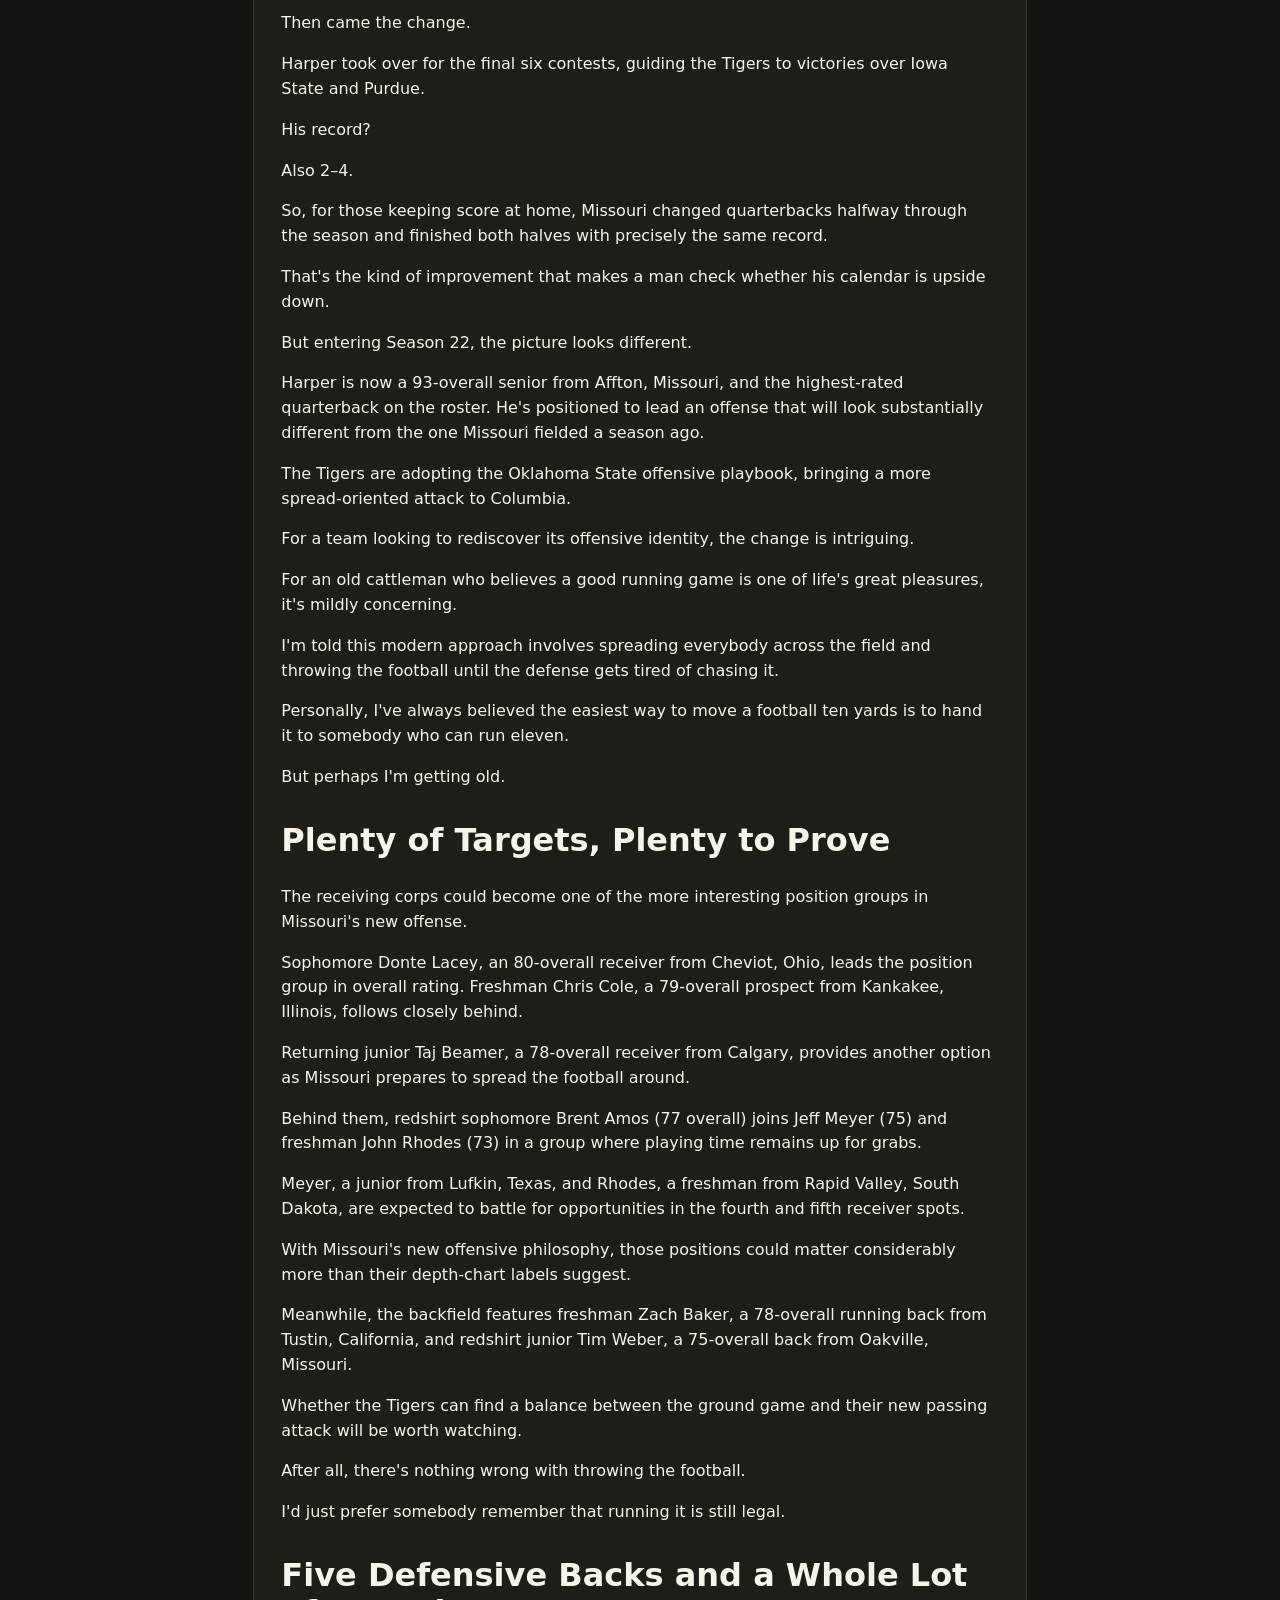
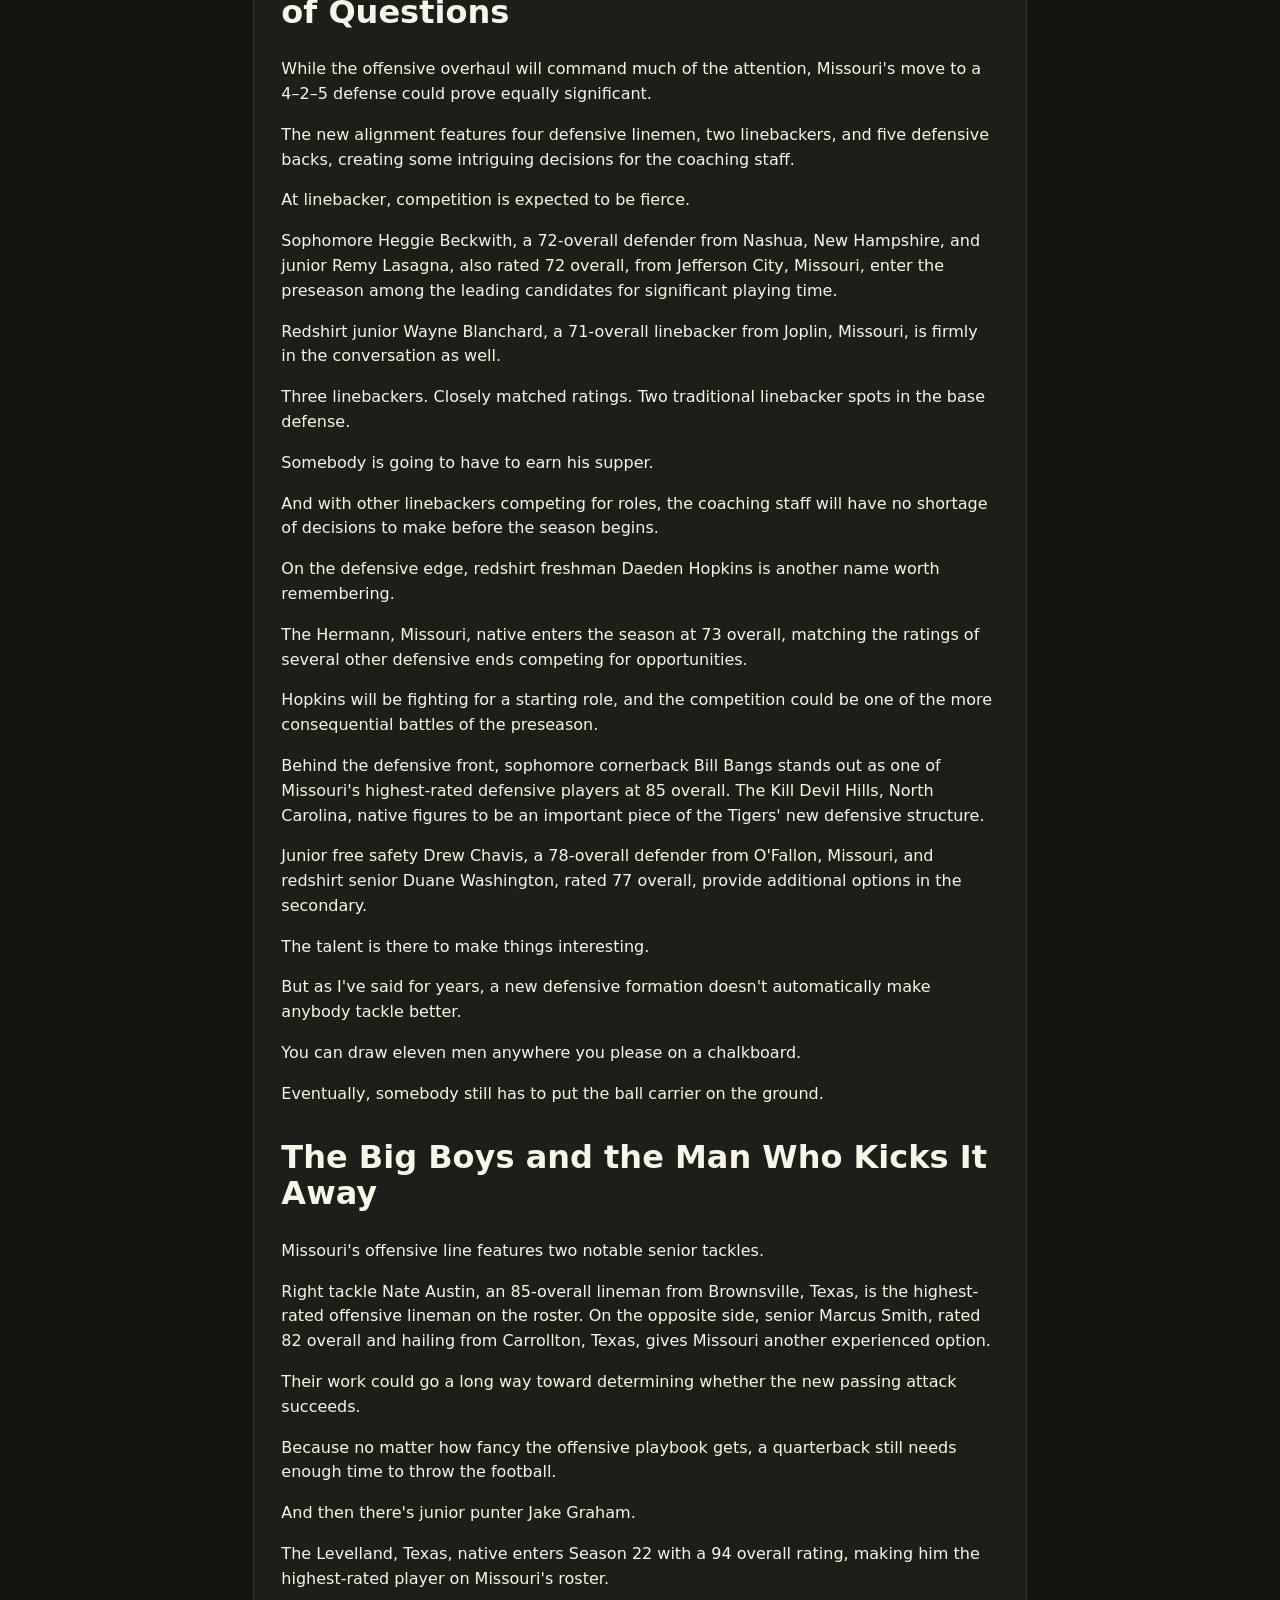
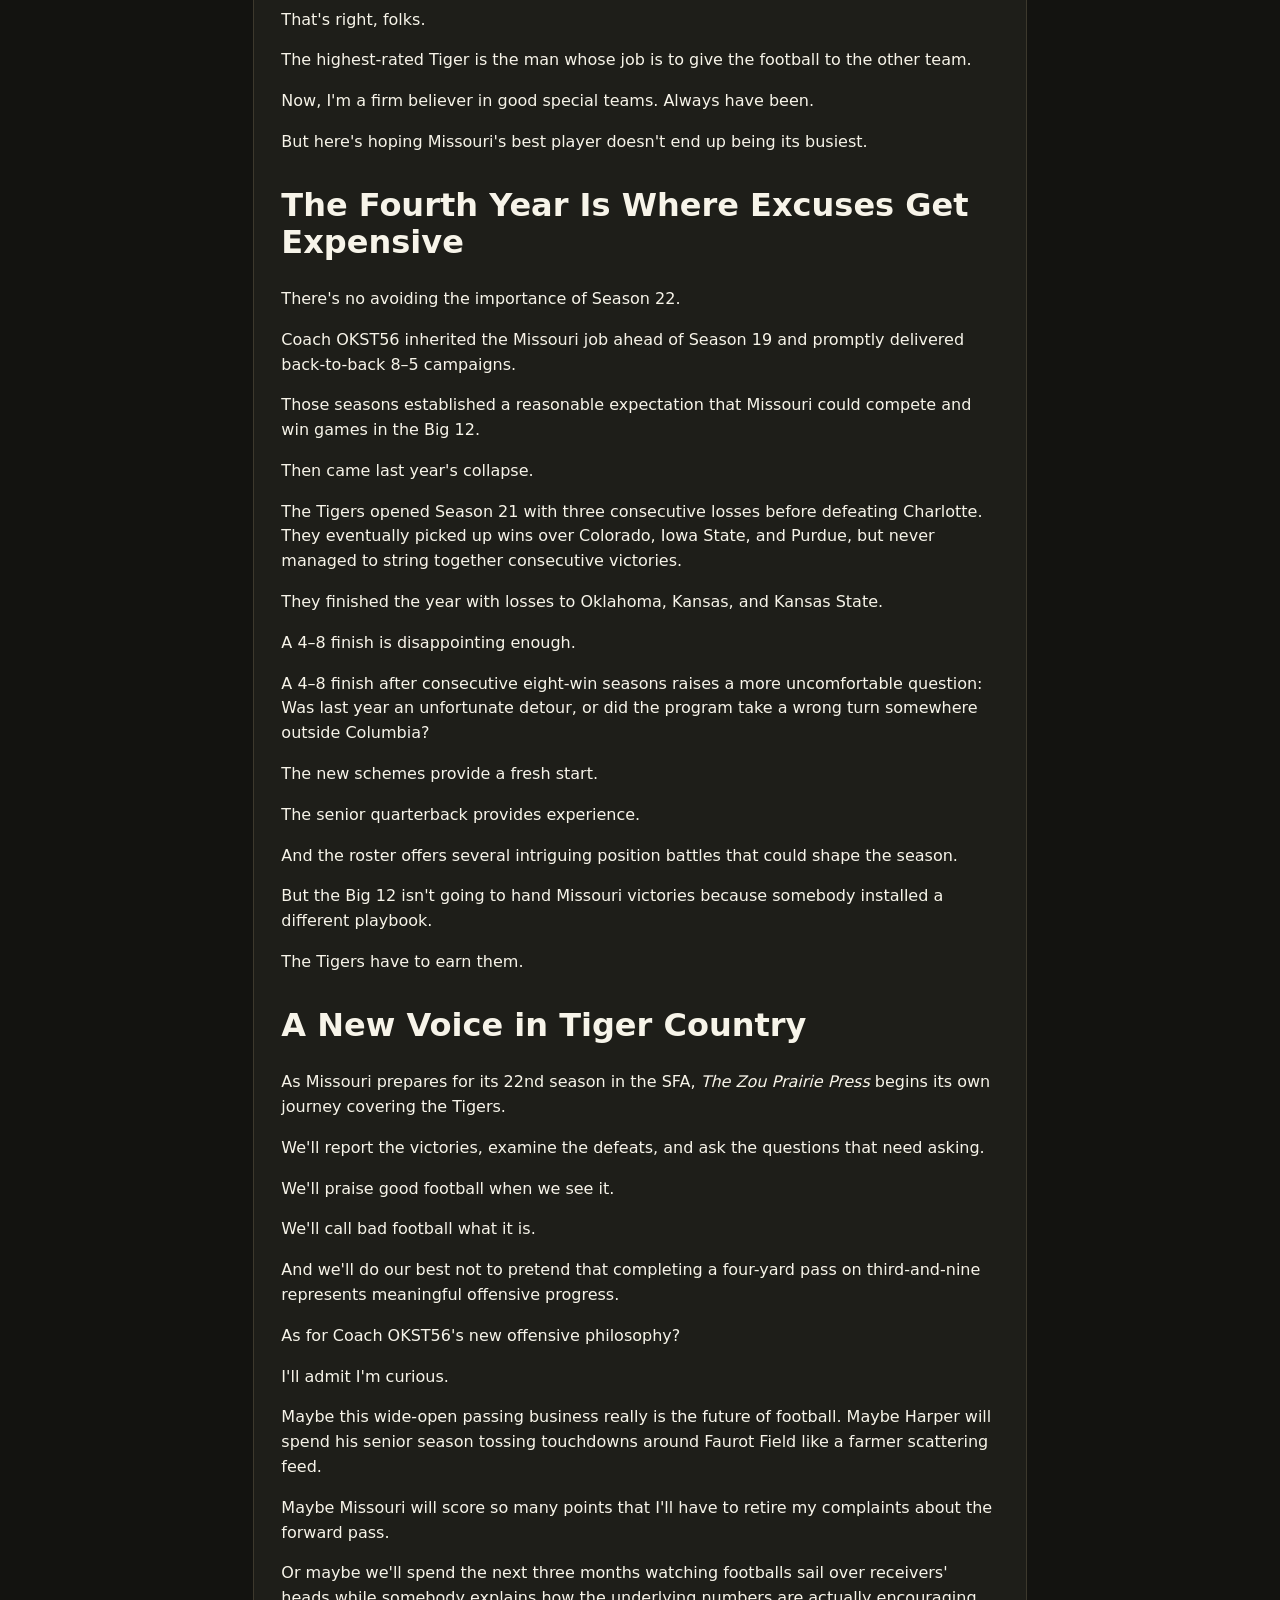
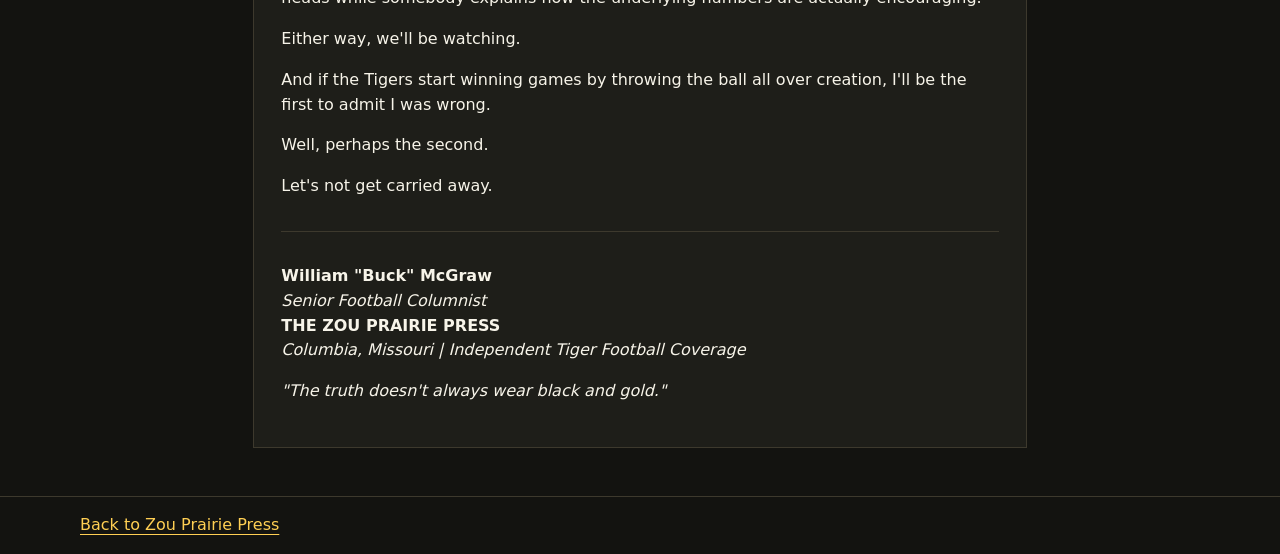
<file: new-season-new-schemes.html>
<!doctype html>
<html lang="en">
<head>
<meta charset="utf-8"><meta name="viewport" content="width=device-width, initial-scale=1">
<title>New Season, New Schemes, Same Old Questions in Columbia | Zou Prairie Press</title>
<meta name="description" content="After consecutive eight-win seasons gave way to a 4–8 disaster, Coach OKST56 is betting on a new offensive identity, a rebuilt defensive approach, and a senior quarterback to bring Missouri back from the brink.">
<link rel="stylesheet" href="style.css">
</head>
<body>
<header class="bar"><div class="wrap mast"><a class="brand" href="./">CoachOKST56<span>Dynasty</span></a><nav aria-label="Main navigation"><a href="./">Dynasty Tracker</a><a href="press.html">Zou Prairie Press</a></nav></div></header>
<main class="wrap content"><article class="story longform">
<header><p class="eyebrow">📰 THE ZOU PRAIRIE PRESS</p><p><i>Independent Coverage of Missouri Tigers Football</i></p><p><strong>SEASON 22 | INAUGURAL PRESEASON EDITION</strong><br>
<strong>Columbia, Missouri</strong></p>
<h1>New Season, New Schemes, Same Old Questions in Columbia</h1>
<p class="dek">After consecutive eight-win seasons gave way to a 4–8 disaster, Coach OKST56 is betting on a new offensive identity, a rebuilt defensive approach, and a senior quarterback to bring Missouri back from the brink.</p></header>
<p><strong>By William &quot;Buck&quot; McGraw</strong><br>
<i>Senior Football Columnist | The Zou Prairie Press</i></p>
<p><strong>COLUMBIA, Mo.</strong> — There's an old saying around these parts: If your tractor ain't running right, sometimes you've got to get under the hood.</p>
<p>Apparently, Coach OKST56 has decided to replace the whole damn engine.</p>
<p>Missouri enters Season 22 of the SFA Dynasty with a new offensive playbook, a new defensive scheme, and a football program searching for answers after a 4–8 campaign that made the previous two seasons feel like distant memories.</p>
<p>The Tigers went 8–5 in both Season 19 and Season 20, OKST56's first two years in Columbia. It wasn't championship football, but it was winning football. And in this business, winning eight games is a considerably better way to spend your autumn than losing eight.</p>
<p>Then came Season 21.</p>
<p>Four wins. Eight losses. And a whole lot of Saturdays that would've been better spent fixing fence posts.</p>
<p>Now, with a 20–18 career record at Missouri, Coach OKST56 enters his fourth season with the pressure mounting and the playbook changing.</p>
<p>The SFA itself is entering a new generation of college football after 21 seasons on familiar ground. New surroundings, new possibilities, and, presumably, entirely new ways for a football team to ruin a perfectly good Saturday.</p>
<h2>A Quarterback Controversy With a Familiar Ending</h2>
<p>Perhaps no position will draw more attention this preseason than quarterback, where senior Kenny Harper and sophomore Gavin Grayson return after splitting last year's starting duties.</p>
<p>Grayson, an 80-overall sophomore from Vancouver, Washington, opened Season 21 under center. Through six games, Missouri managed a 2–4 record, including victories over Charlotte and Colorado.</p>
<p>Then came the change.</p>
<p>Harper took over for the final six contests, guiding the Tigers to victories over Iowa State and Purdue.</p>
<p>His record?</p>
<p>Also 2–4.</p>
<p>So, for those keeping score at home, Missouri changed quarterbacks halfway through the season and finished both halves with precisely the same record.</p>
<p>That's the kind of improvement that makes a man check whether his calendar is upside down.</p>
<p>But entering Season 22, the picture looks different.</p>
<p>Harper is now a 93-overall senior from Affton, Missouri, and the highest-rated quarterback on the roster. He's positioned to lead an offense that will look substantially different from the one Missouri fielded a season ago.</p>
<p>The Tigers are adopting the Oklahoma State offensive playbook, bringing a more spread-oriented attack to Columbia.</p>
<p>For a team looking to rediscover its offensive identity, the change is intriguing.</p>
<p>For an old cattleman who believes a good running game is one of life's great pleasures, it's mildly concerning.</p>
<p>I'm told this modern approach involves spreading everybody across the field and throwing the football until the defense gets tired of chasing it.</p>
<p>Personally, I've always believed the easiest way to move a football ten yards is to hand it to somebody who can run eleven.</p>
<p>But perhaps I'm getting old.</p>
<h2>Plenty of Targets, Plenty to Prove</h2>
<p>The receiving corps could become one of the more interesting position groups in Missouri's new offense.</p>
<p>Sophomore Donte Lacey, an 80-overall receiver from Cheviot, Ohio, leads the position group in overall rating. Freshman Chris Cole, a 79-overall prospect from Kankakee, Illinois, follows closely behind.</p>
<p>Returning junior Taj Beamer, a 78-overall receiver from Calgary, provides another option as Missouri prepares to spread the football around.</p>
<p>Behind them, redshirt sophomore Brent Amos (77 overall) joins Jeff Meyer (75) and freshman John Rhodes (73) in a group where playing time remains up for grabs.</p>
<p>Meyer, a junior from Lufkin, Texas, and Rhodes, a freshman from Rapid Valley, South Dakota, are expected to battle for opportunities in the fourth and fifth receiver spots.</p>
<p>With Missouri's new offensive philosophy, those positions could matter considerably more than their depth-chart labels suggest.</p>
<p>Meanwhile, the backfield features freshman Zach Baker, a 78-overall running back from Tustin, California, and redshirt junior Tim Weber, a 75-overall back from Oakville, Missouri.</p>
<p>Whether the Tigers can find a balance between the ground game and their new passing attack will be worth watching.</p>
<p>After all, there's nothing wrong with throwing the football.</p>
<p>I'd just prefer somebody remember that running it is still legal.</p>
<h2>Five Defensive Backs and a Whole Lot of Questions</h2>
<p>While the offensive overhaul will command much of the attention, Missouri's move to a 4–2–5 defense could prove equally significant.</p>
<p>The new alignment features four defensive linemen, two linebackers, and five defensive backs, creating some intriguing decisions for the coaching staff.</p>
<p>At linebacker, competition is expected to be fierce.</p>
<p>Sophomore Heggie Beckwith, a 72-overall defender from Nashua, New Hampshire, and junior Remy Lasagna, also rated 72 overall, from Jefferson City, Missouri, enter the preseason among the leading candidates for significant playing time.</p>
<p>Redshirt junior Wayne Blanchard, a 71-overall linebacker from Joplin, Missouri, is firmly in the conversation as well.</p>
<p>Three linebackers. Closely matched ratings. Two traditional linebacker spots in the base defense.</p>
<p>Somebody is going to have to earn his supper.</p>
<p>And with other linebackers competing for roles, the coaching staff will have no shortage of decisions to make before the season begins.</p>
<p>On the defensive edge, redshirt freshman Daeden Hopkins is another name worth remembering.</p>
<p>The Hermann, Missouri, native enters the season at 73 overall, matching the ratings of several other defensive ends competing for opportunities.</p>
<p>Hopkins will be fighting for a starting role, and the competition could be one of the more consequential battles of the preseason.</p>
<p>Behind the defensive front, sophomore cornerback Bill Bangs stands out as one of Missouri's highest-rated defensive players at 85 overall. The Kill Devil Hills, North Carolina, native figures to be an important piece of the Tigers' new defensive structure.</p>
<p>Junior free safety Drew Chavis, a 78-overall defender from O'Fallon, Missouri, and redshirt senior Duane Washington, rated 77 overall, provide additional options in the secondary.</p>
<p>The talent is there to make things interesting.</p>
<p>But as I've said for years, a new defensive formation doesn't automatically make anybody tackle better.</p>
<p>You can draw eleven men anywhere you please on a chalkboard.</p>
<p>Eventually, somebody still has to put the ball carrier on the ground.</p>
<h2>The Big Boys and the Man Who Kicks It Away</h2>
<p>Missouri's offensive line features two notable senior tackles.</p>
<p>Right tackle Nate Austin, an 85-overall lineman from Brownsville, Texas, is the highest-rated offensive lineman on the roster. On the opposite side, senior Marcus Smith, rated 82 overall and hailing from Carrollton, Texas, gives Missouri another experienced option.</p>
<p>Their work could go a long way toward determining whether the new passing attack succeeds.</p>
<p>Because no matter how fancy the offensive playbook gets, a quarterback still needs enough time to throw the football.</p>
<p>And then there's junior punter Jake Graham.</p>
<p>The Levelland, Texas, native enters Season 22 with a 94 overall rating, making him the highest-rated player on Missouri's roster.</p>
<p>That's right, folks.</p>
<p>The highest-rated Tiger is the man whose job is to give the football to the other team.</p>
<p>Now, I'm a firm believer in good special teams. Always have been.</p>
<p>But here's hoping Missouri's best player doesn't end up being its busiest.</p>
<h2>The Fourth Year Is Where Excuses Get Expensive</h2>
<p>There's no avoiding the importance of Season 22.</p>
<p>Coach OKST56 inherited the Missouri job ahead of Season 19 and promptly delivered back-to-back 8–5 campaigns.</p>
<p>Those seasons established a reasonable expectation that Missouri could compete and win games in the Big 12.</p>
<p>Then came last year's collapse.</p>
<p>The Tigers opened Season 21 with three consecutive losses before defeating Charlotte. They eventually picked up wins over Colorado, Iowa State, and Purdue, but never managed to string together consecutive victories.</p>
<p>They finished the year with losses to Oklahoma, Kansas, and Kansas State.</p>
<p>A 4–8 finish is disappointing enough.</p>
<p>A 4–8 finish after consecutive eight-win seasons raises a more uncomfortable question: Was last year an unfortunate detour, or did the program take a wrong turn somewhere outside Columbia?</p>
<p>The new schemes provide a fresh start.</p>
<p>The senior quarterback provides experience.</p>
<p>And the roster offers several intriguing position battles that could shape the season.</p>
<p>But the Big 12 isn't going to hand Missouri victories because somebody installed a different playbook.</p>
<p>The Tigers have to earn them.</p>
<h2>A New Voice in Tiger Country</h2>
<p>As Missouri prepares for its 22nd season in the SFA, <i>The Zou Prairie Press</i> begins its own journey covering the Tigers.</p>
<p>We'll report the victories, examine the defeats, and ask the questions that need asking.</p>
<p>We'll praise good football when we see it.</p>
<p>We'll call bad football what it is.</p>
<p>And we'll do our best not to pretend that completing a four-yard pass on third-and-nine represents meaningful offensive progress.</p>
<p>As for Coach OKST56's new offensive philosophy?</p>
<p>I'll admit I'm curious.</p>
<p>Maybe this wide-open passing business really is the future of football. Maybe Harper will spend his senior season tossing touchdowns around Faurot Field like a farmer scattering feed.</p>
<p>Maybe Missouri will score so many points that I'll have to retire my complaints about the forward pass.</p>
<p>Or maybe we'll spend the next three months watching footballs sail over receivers' heads while somebody explains how the underlying numbers are actually encouraging.</p>
<p>Either way, we'll be watching.</p>
<p>And if the Tigers start winning games by throwing the ball all over creation, I'll be the first to admit I was wrong.</p>
<p>Well, perhaps the second.</p>
<p>Let's not get carried away.</p>
<hr>
<p><strong>William &quot;Buck&quot; McGraw</strong><br>
<i>Senior Football Columnist</i><br>
<strong>THE ZOU PRAIRIE PRESS</strong><br>
<i>Columbia, Missouri | Independent Tiger Football Coverage</i></p>
<p><i>&quot;The truth doesn't always wear black and gold.&quot;</i></p>
</article></main>
<footer><div class="wrap"><a href="press.html">Back to Zou Prairie Press</a></div></footer>
</body></html>
</file>
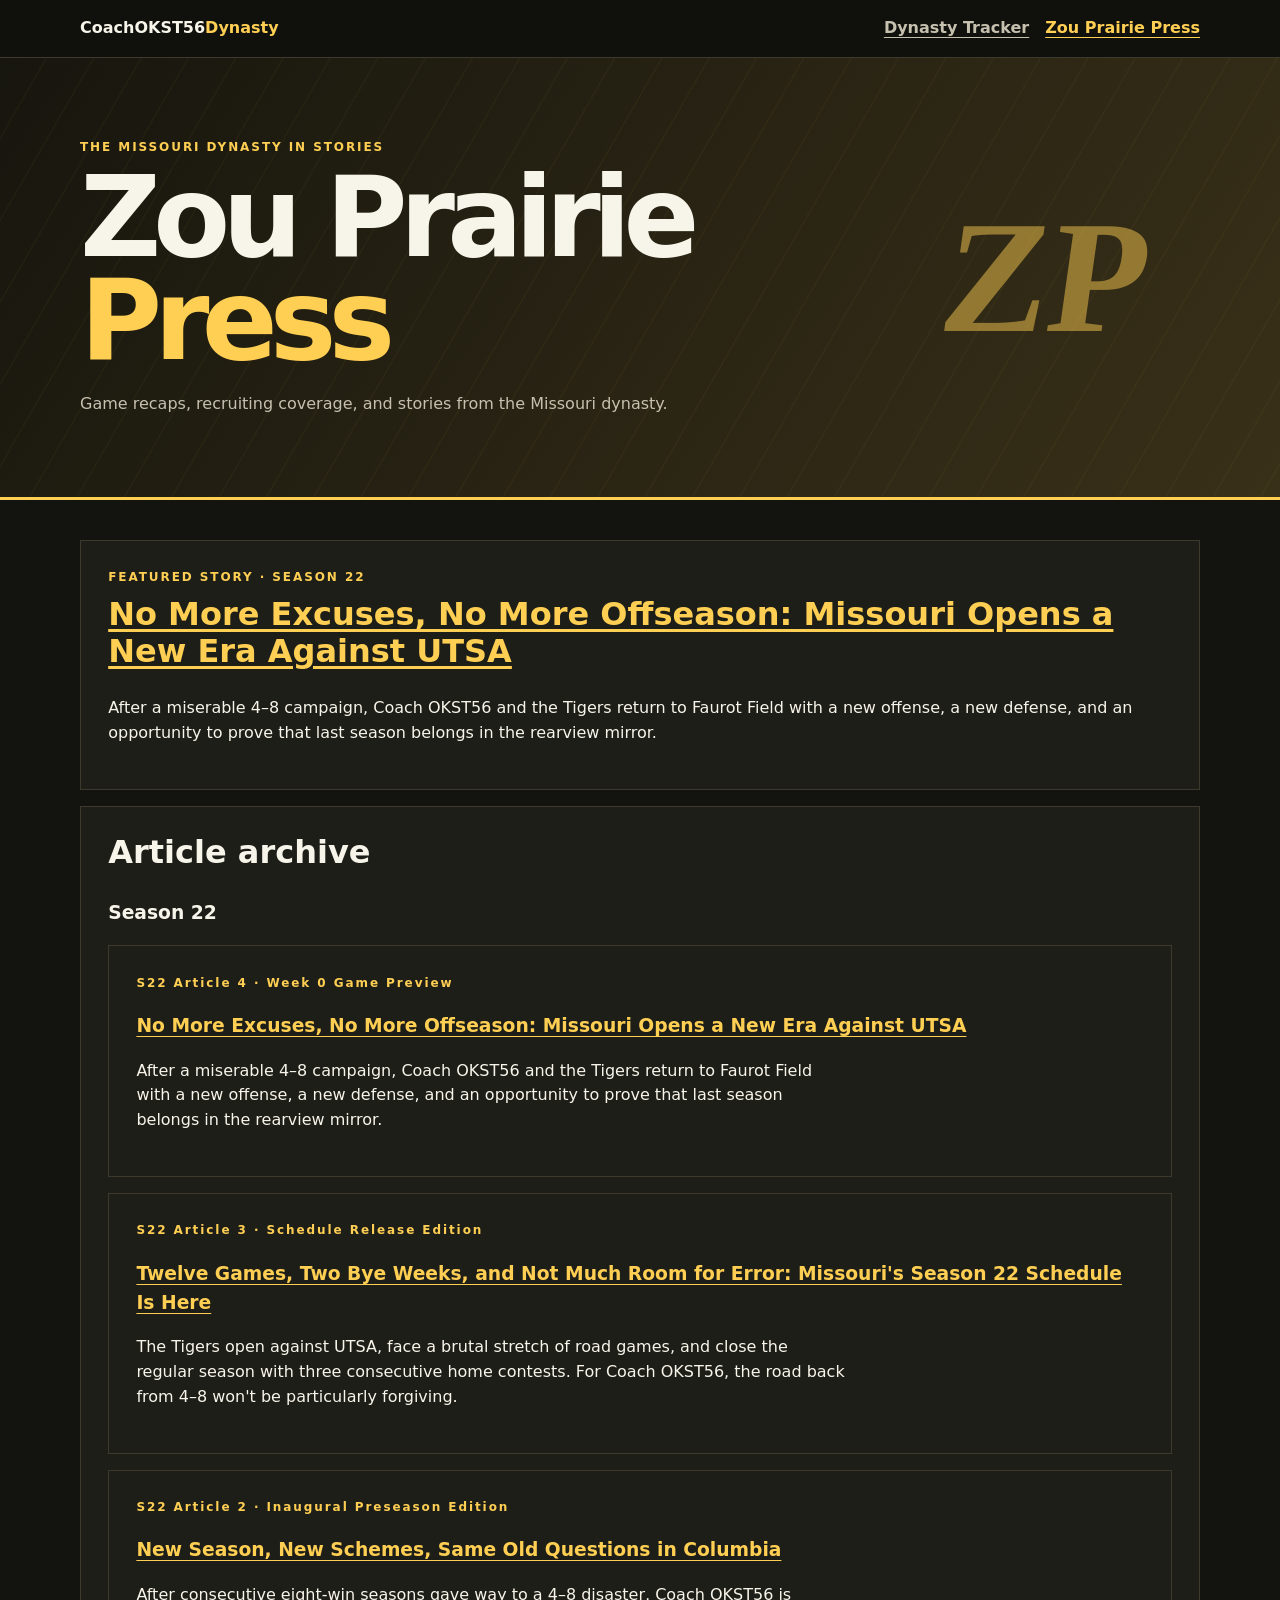
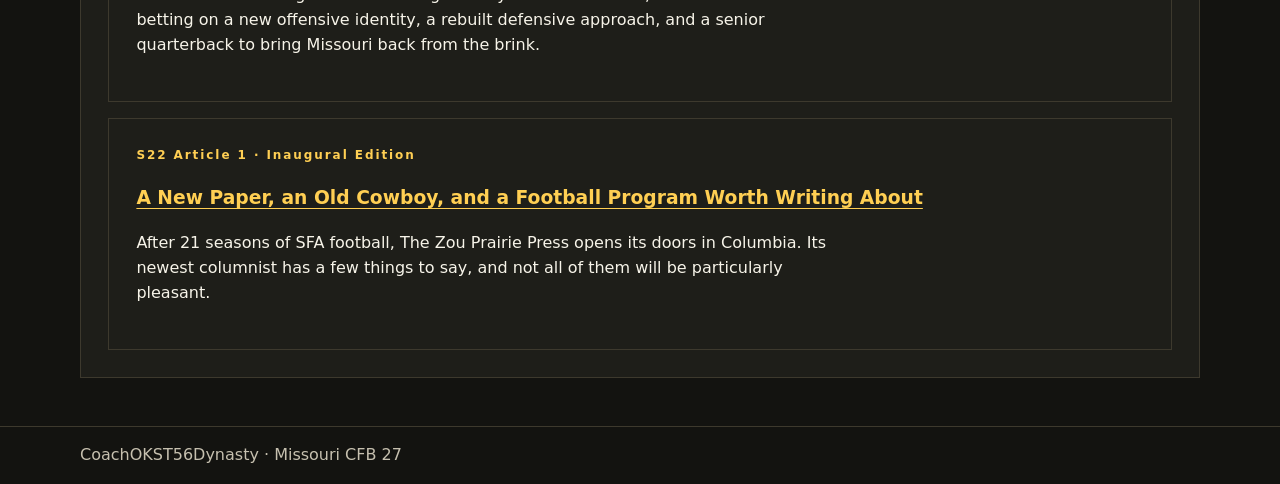
<file: press.html>
<!doctype html>
<html lang="en">
<head>
<meta charset="utf-8"><meta name="viewport" content="width=device-width, initial-scale=1">
<title>Zou Prairie Press | CoachOKST56Dynasty</title>
<meta name="description" content="Stories from the Missouri CFB 27 dynasty.">
<link rel="stylesheet" href="style.css">
</head>
<body>
<header class="bar"><div class="wrap mast"><a class="brand" href="./">CoachOKST56<span>Dynasty</span></a><nav aria-label="Main navigation"><a href="./">Dynasty Tracker</a><a aria-current="page" href="press.html">Zou Prairie Press</a></nav></div></header>
<main>
<section class="hero"><div class="wrap hero-inner"><div><p class="eyebrow">THE MISSOURI DYNASTY IN STORIES</p><h1>Zou Prairie<br><em>Press</em></h1><p class="intro">Game recaps, recruiting coverage, and stories from the Missouri dynasty.</p></div><div class="mark press-mark" aria-hidden="true">ZP</div></div></section>
<div class="wrap content">
<section aria-labelledby="featured-title">
<p class="eyebrow">FEATURED STORY · SEASON 22</p>
<h2 id="featured-title"><a href="missouri-utsa-week-0-preview.html">No More Excuses, No More Offseason: Missouri Opens a New Era Against UTSA</a></h2>
<p>After a miserable 4–8 campaign, Coach OKST56 and the Tigers return to Faurot Field with a new offense, a new defense, and an opportunity to prove that last season belongs in the rearview mirror.</p>
</section>
<section aria-labelledby="archive-title">
<h2 id="archive-title">Article archive</h2>
<h3>Season 22</h3>
<article class="story" id="missouri-utsa-week-0-preview">
<p class="eyebrow">S22 Article 4 · Week 0 Game Preview</p>
<h3><a href="missouri-utsa-week-0-preview.html">No More Excuses, No More Offseason: Missouri Opens a New Era Against UTSA</a></h3>
<p>After a miserable 4–8 campaign, Coach OKST56 and the Tigers return to Faurot Field with a new offense, a new defense, and an opportunity to prove that last season belongs in the rearview mirror.</p>
</article>
<article class="story" id="missouri-season-22-schedule">
<p class="eyebrow">S22 Article 3 · Schedule Release Edition</p>
<h3><a href="missouri-season-22-schedule.html">Twelve Games, Two Bye Weeks, and Not Much Room for Error: Missouri's Season 22 Schedule Is Here</a></h3>
<p>The Tigers open against UTSA, face a brutal stretch of road games, and close the regular season with three consecutive home contests. For Coach OKST56, the road back from 4–8 won't be particularly forgiving.</p>
</article>
<article class="story" id="new-season-new-schemes">
<p class="eyebrow">S22 Article 2 · Inaugural Preseason Edition</p>
<h3><a href="new-season-new-schemes.html">New Season, New Schemes, Same Old Questions in Columbia</a></h3>
<p>After consecutive eight-win seasons gave way to a 4–8 disaster, Coach OKST56 is betting on a new offensive identity, a rebuilt defensive approach, and a senior quarterback to bring Missouri back from the brink.</p>
</article>
<article class="story" id="a-new-paper-an-old-cowboy">
<p class="eyebrow">S22 Article 1 · Inaugural Edition</p>
<h3><a href="a-new-paper-an-old-cowboy.html">A New Paper, an Old Cowboy, and a Football Program Worth Writing About</a></h3>
<p>After 21 seasons of SFA football, The Zou Prairie Press opens its doors in Columbia. Its newest columnist has a few things to say, and not all of them will be particularly pleasant.</p>
</article>
</section>
</div>
</main><footer><div class="wrap">CoachOKST56Dynasty · Missouri CFB 27</div></footer>
</body></html>
</file>
<file: style.css>
:root{color-scheme:dark;--bg:#131310;--panel:#1e1e19;--gold:#ffcf53;--ink:#f7f4e9;--muted:#c6c0af;--line:#3d392d;font:16px/1.55 system-ui,sans-serif}
*{box-sizing:border-box}body{margin:0;background:var(--bg);color:var(--ink)}a{color:var(--gold);text-underline-offset:4px}.wrap{width:min(1120px,calc(100% - 36px));margin:auto}.bar{border-bottom:1px solid var(--line);background:#10100d}.mast,.toolbar,.hero-inner,nav{display:flex;align-items:center;gap:1rem;flex-wrap:wrap}.mast,.toolbar,.hero-inner{justify-content:space-between}.mast{padding-block:1rem}.brand{color:var(--ink);font-weight:900;text-decoration:none}.brand span,.eyebrow,em{color:var(--gold)}nav a{color:var(--muted);font-weight:650}nav [aria-current]{color:var(--gold)}.hero{background:repeating-linear-gradient(120deg,transparent 0 39px,#e6bc3e0a 40px 41px),linear-gradient(125deg,#17160e,#393018);border-bottom:3px solid var(--gold)}.hero-inner{padding-block:clamp(2rem,7vw,5rem)}.eyebrow{font-size:.75rem;letter-spacing:.16em;font-weight:850;margin:0 0 .6rem}h1,h2,p{margin-top:0}h1{font-size:clamp(3rem,10vw,7rem);line-height:.92;letter-spacing:-.07em;margin-bottom:1.25rem}h1 em{font-style:normal}h2{font-size:clamp(1.4rem,3vw,2rem);line-height:1.15}.intro,#count,footer,.empty{color:var(--muted)}.intro{margin:0}.mark{color:var(--gold);font:900 clamp(5rem,20vw,14rem)/.9 Georgia,serif;opacity:.48;transform:skew(-8deg);padding-inline:4vw}.press-mark{font-size:clamp(4rem,14vw,10rem)}.content{padding-block:1.5rem 3rem;min-height:42vh}.content section,.story{background:var(--panel);border:1px solid var(--line);padding:clamp(1rem,3vw,1.7rem);margin-top:1rem}.grid{display:grid;grid-template-columns:repeat(2,minmax(0,1fr));gap:1rem}.scoreboard section{border-top:2px solid var(--gold)}.scoreboard section p:last-child,.empty{margin-bottom:0}.toolbar{padding-block:.4rem}label{display:flex;align-items:center;gap:.55rem;flex-wrap:wrap}input,select{font:inherit;color:var(--ink);background:#131310;border:1px solid #716650;padding:.4rem .55rem;max-width:100%}:focus-visible{outline:2px solid var(--gold);outline-offset:3px}.table-wrap{overflow-x:auto}table{width:100%;border-collapse:collapse;text-align:left}th,td{padding:.6rem .75rem;border-bottom:1px solid var(--line)}th{color:var(--gold)}td:first-child{white-space:nowrap}footer{padding:1rem 0;border-top:1px solid var(--line)}.story p{max-width:70ch}.story h2{margin-top:.75rem}@media(max-width:650px){.mark{display:none}.grid{grid-template-columns:1fr;gap:0}.toolbar{align-items:flex-start}.mast{gap:.5rem}}
.longform{max-width:76ch;margin-inline:auto}.longform h1{font-size:clamp(2.2rem,6vw,4.25rem);line-height:1.05;letter-spacing:-.045em}.longform h2{margin-top:2rem}.longform .dek{font-size:1.2rem;color:var(--muted)}.longform hr{border:0;border-top:1px solid var(--line);margin-block:2rem}
</file>
